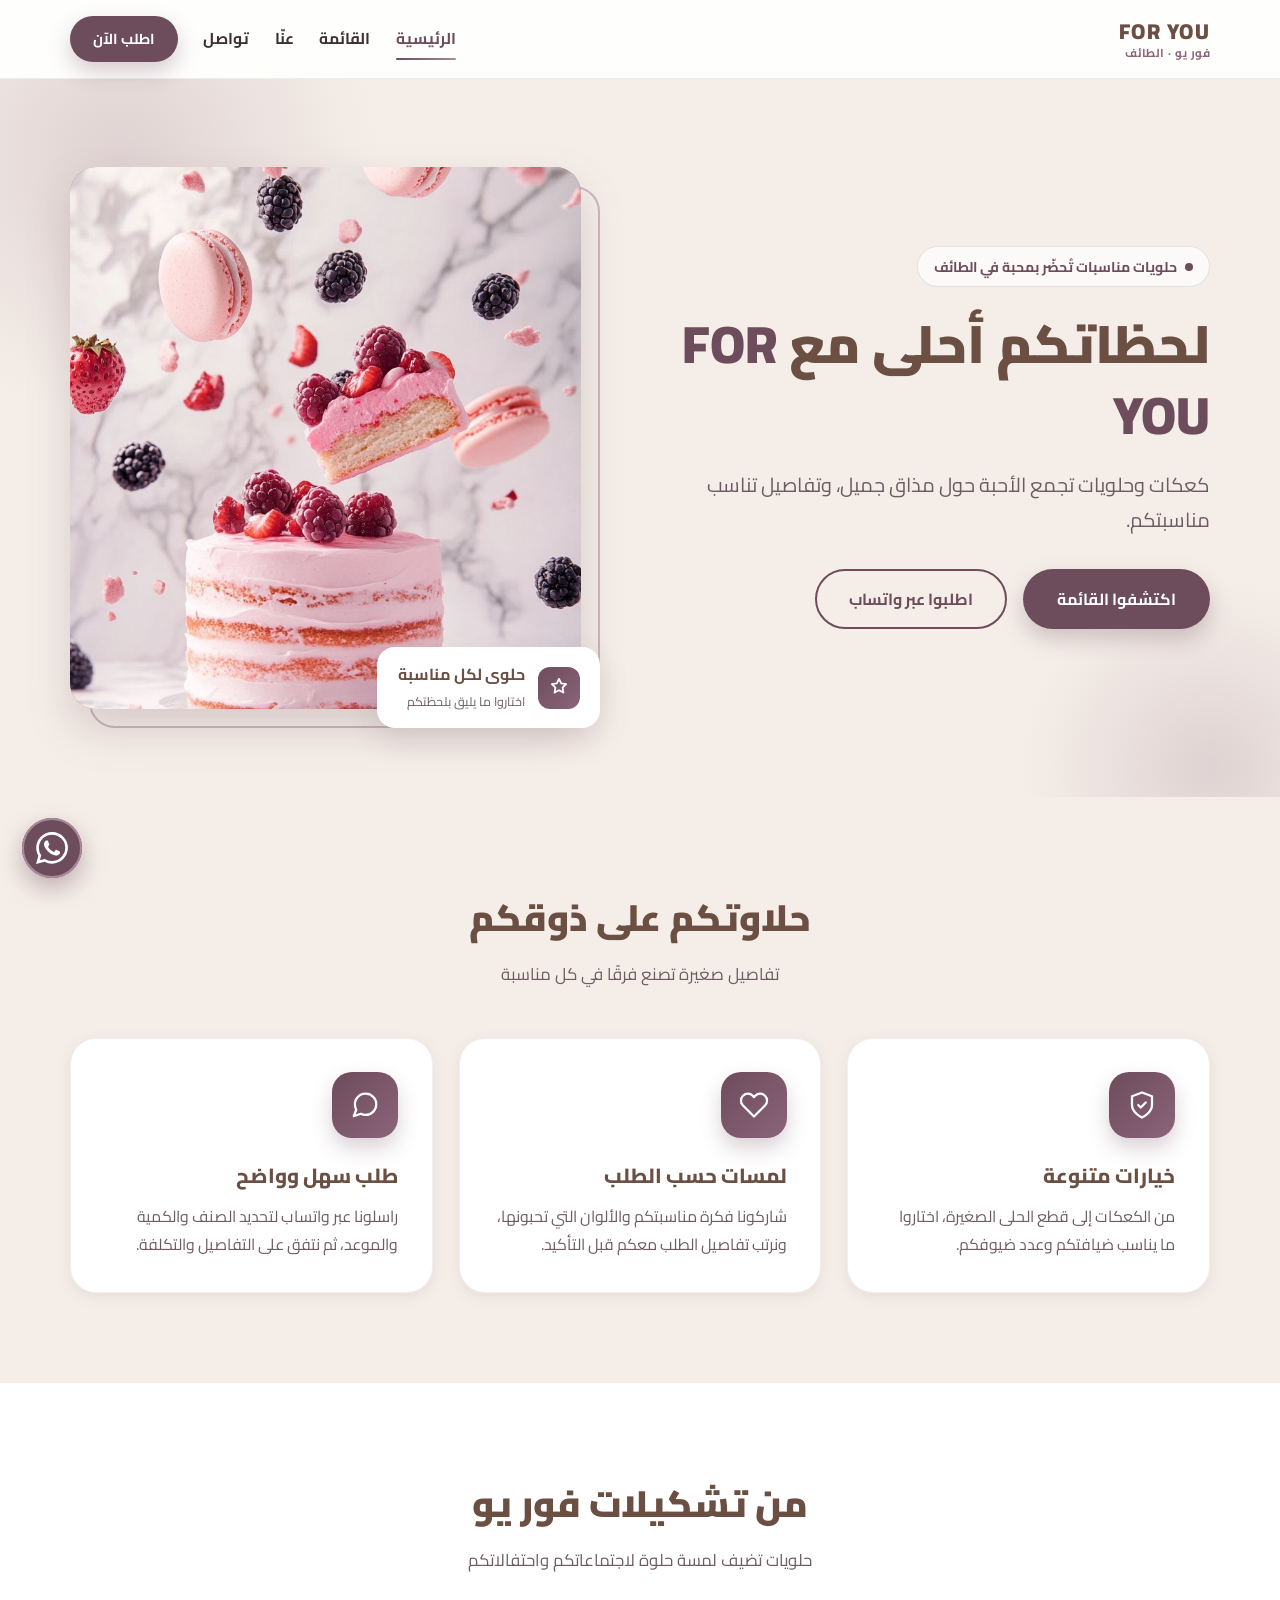
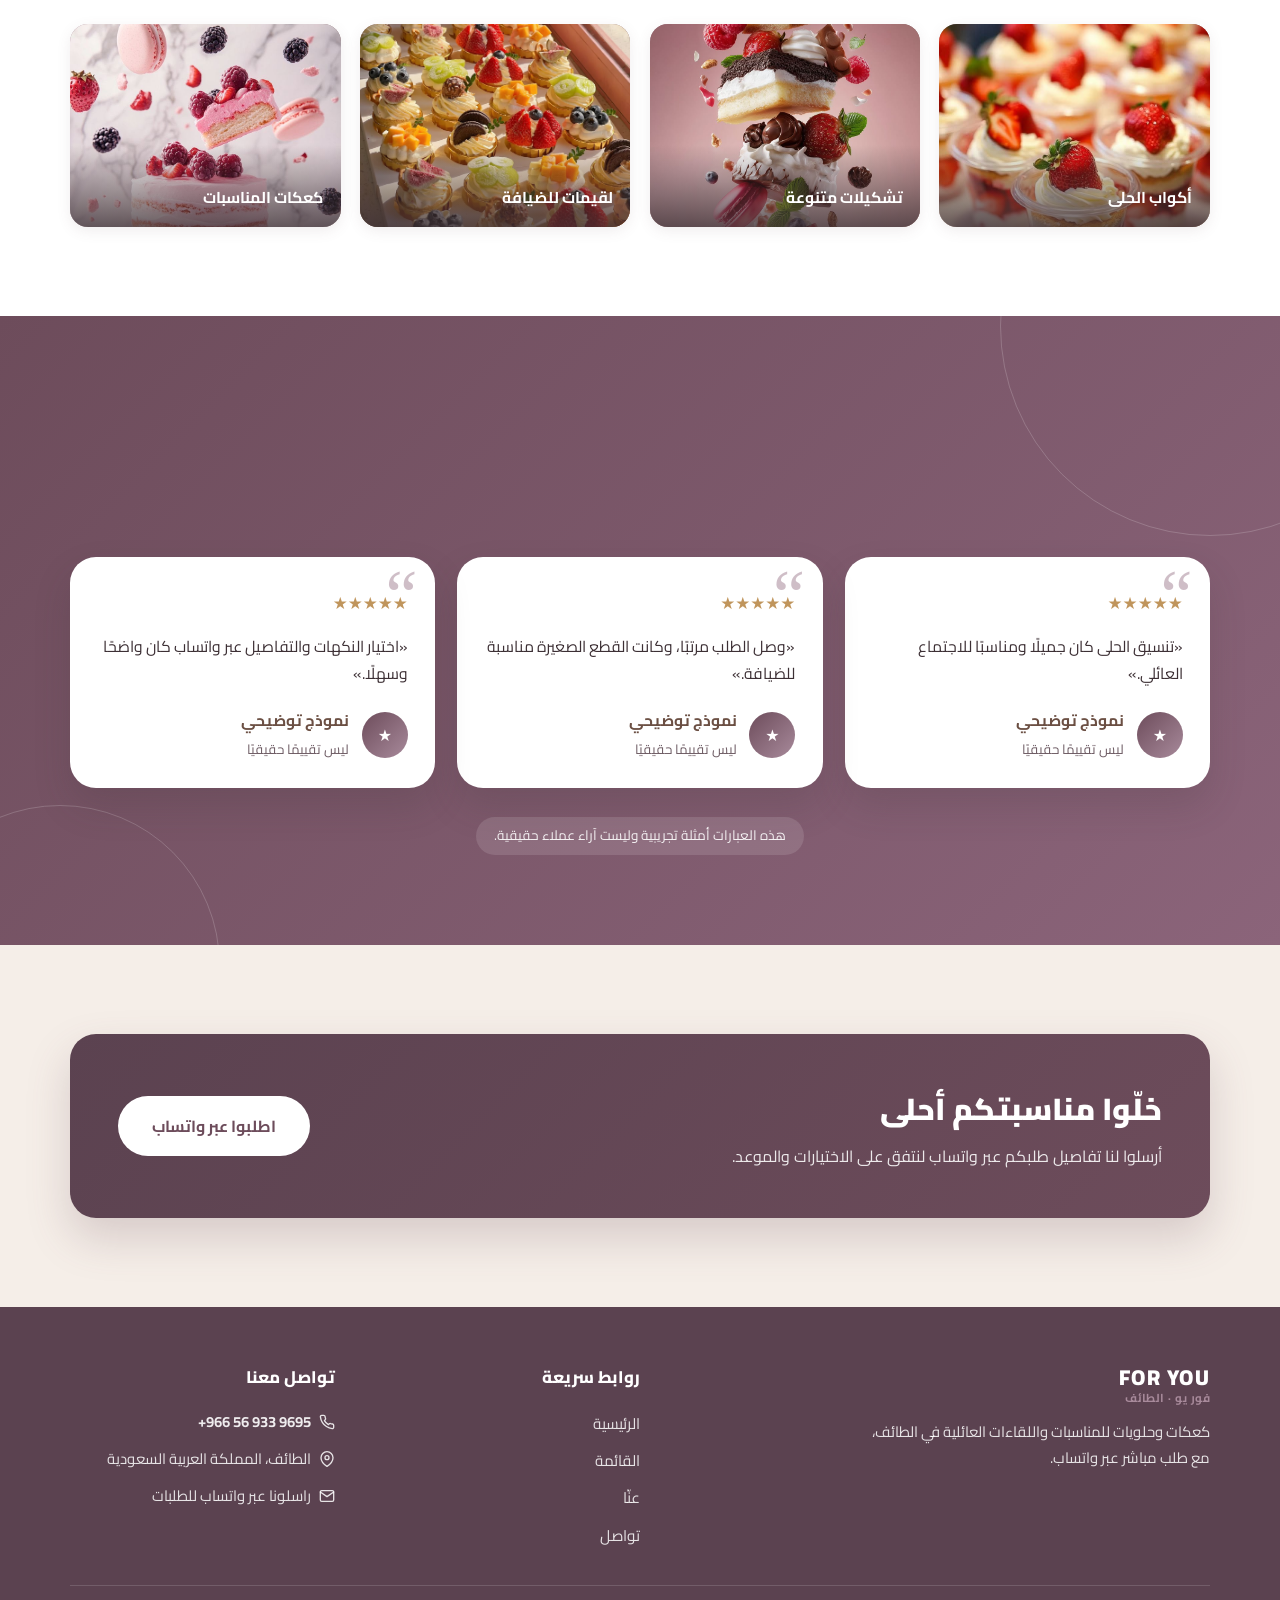
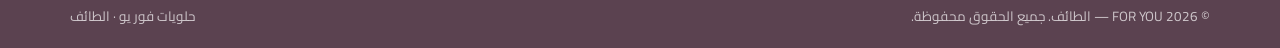
<file: index.html>
<!DOCTYPE html>
<html lang="ar" dir="rtl">
<head>
  <meta charset="UTF-8">
  <meta name="viewport" content="width=device-width, initial-scale=1.0">
  <title>فور يو | حلويات وكعكات المناسبات في الطائف</title>
  <meta name="description" content="فور يو للحلويات في الطائف — كعكات، حلويات صغيرة، وتنسيقات للمناسبات واللقاءات العائلية.">
  <link rel="preconnect" href="https://fonts.googleapis.com">
  <link rel="preconnect" href="https://fonts.gstatic.com" crossorigin>
  <link href="https://fonts.googleapis.com/css2?family=Cairo:wght@400;600;700;800;900&display=swap" rel="stylesheet">
  <link rel="stylesheet" href="style.css">
</head>
<body>

  <a class="skip-link" href="#main">تخطَّ إلى المحتوى</a>

  <!-- الترويسة -->
  <header class="site-header">
    <div class="container nav">
      <a class="logo" href="index.html" aria-label="FOR YOU — الرئيسية">
        <span class="logo-latin">FOR&nbsp;YOU</span>
        <span class="logo-tag">فور يو · الطائف</span>
      </a>

      <button class="menu-toggle" id="menuToggle" aria-expanded="false" aria-controls="navLinks" aria-label="فتح القائمة">
        <span></span>
        <span></span>
        <span></span>
      </button>

      <nav aria-label="التنقل الرئيسي">
        <ul class="nav-links" id="navLinks">
          <li><a class="nav-link active" href="index.html" aria-current="page">الرئيسية</a></li>
          <li><a class="nav-link" href="services.html">القائمة</a></li>
          <li><a class="nav-link" href="about.html">عنّا</a></li>
          <li><a class="nav-link" href="contact.html">تواصل</a></li>
          <li><a class="btn btn-sm nav-cta" href="https://wa.me/966569339695?text=%D9%85%D8%B1%D8%AD%D8%A8%D8%A7%D9%8B%D8%8C%20%D8%A3%D8%B1%D8%BA%D8%A8%20%D9%81%D9%8A%20%D8%B7%D9%84%D8%A8%20%D8%AD%D9%84%D9%88%D9%8A%D8%A7%D8%AA%20FOR%20YOU" target="_blank" rel="noopener">اطلب الآن</a></li>
        </ul>
      </nav>
    </div>
  </header>

  <main id="main">

    <!-- قسم الترحيب -->
    <section class="hero">
      <div class="container hero-grid">
        <div class="hero-content reveal">
          <p class="hero-eyebrow">حلويات مناسبات تُحضّر بمحبة في الطائف</p>
          <h1>لحظاتكم أحلى مع <span class="brand">FOR YOU</span></h1>
          <p class="hero-lead">كعكات وحلويات تجمع الأحبة حول مذاق جميل، وتفاصيل تناسب مناسبتكم.</p>
          <div class="hero-actions">
            <a class="btn" href="services.html">اكتشفوا القائمة</a>
            <a class="btn btn-outline" href="https://wa.me/966569339695?text=%D9%85%D8%B1%D8%AD%D8%A8%D8%A7%D9%8B%D8%8C%20%D8%A3%D8%B1%D8%BA%D8%A8%20%D9%81%D9%8A%20%D8%B7%D9%84%D8%A8%20%D8%AD%D9%84%D9%88%D9%8A%D8%A7%D8%AA%20FOR%20YOU" target="_blank" rel="noopener">اطلبوا عبر واتساب</a>
          </div>
        </div>

        <div class="hero-media reveal" style="transition-delay:.15s">
          <div class="img-frame">
            <img src="WhatsApp Image 2026-10-10 at 11.11.59 PM (1).jpeg"
                 alt="كعكة مزينة بالفواكه وحلوى الماكرون"
                 loading="eager" fetchpriority="high">
          </div>
          <div class="hero-badge">
            <span class="badge-icon" aria-hidden="true">
              <svg width="22" height="22" viewBox="0 0 24 24" fill="none" stroke="currentColor" stroke-width="2" stroke-linecap="round" stroke-linejoin="round"><path d="M12 2l2.4 4.9 5.4.8-3.9 3.8.9 5.4-4.8-2.5-4.8 2.5.9-5.4L4.2 7.7l5.4-.8L12 2z"/></svg>
            </span>
            <span>
              <strong>حلوى لكل مناسبة</strong>
              <small>اختاروا ما يليق بلحظتكم</small>
            </span>
          </div>
        </div>
      </div>
    </section>

    <!-- المميزات الثلاث -->
    <section class="section">
      <div class="container">
        <header class="section-head reveal">
          <h2 class="section-title">حلاوتكم على ذوقكم</h2>
          <p class="section-sub">تفاصيل صغيرة تصنع فرقًا في كل مناسبة</p>
        </header>

        <div class="features-grid">
          <article class="feature-card reveal">
            <div class="feature-icon" aria-hidden="true">
              <svg width="30" height="30" viewBox="0 0 24 24" fill="none" stroke="currentColor" stroke-width="1.8" stroke-linecap="round" stroke-linejoin="round"><path d="M12 22s8-3.6 8-10V5l-8-3-8 3v7c0 6.4 8 10 8 10z"/><path d="M9 12l2 2 4-4"/></svg>
            </div>
            <h3>خيارات متنوعة</h3>
            <p>من الكعكات إلى قطع الحلى الصغيرة، اختاروا ما يناسب ضيافتكم وعدد ضيوفكم.</p>
          </article>

          <article class="feature-card reveal" style="transition-delay:.1s">
            <div class="feature-icon" aria-hidden="true">
              <svg width="30" height="30" viewBox="0 0 24 24" fill="none" stroke="currentColor" stroke-width="1.8" stroke-linecap="round" stroke-linejoin="round"><path d="M20.8 4.6a5.5 5.5 0 0 0-7.8 0L12 5.7l-1-1.1a5.5 5.5 0 0 0-7.8 7.8l1 1L12 21.2l7.8-7.8 1-1a5.5 5.5 0 0 0 0-7.8z"/></svg>
            </div>
            <h3>لمسات حسب الطلب</h3>
            <p>شاركونا فكرة مناسبتكم والألوان التي تحبونها، ونرتب تفاصيل الطلب معكم قبل التأكيد.</p>
          </article>

          <article class="feature-card reveal" style="transition-delay:.2s">
            <div class="feature-icon" aria-hidden="true">
              <svg width="30" height="30" viewBox="0 0 24 24" fill="none" stroke="currentColor" stroke-width="1.8" stroke-linecap="round" stroke-linejoin="round"><path d="M21 11.5a8.4 8.4 0 0 1-8.5 8.4 8.6 8.6 0 0 1-3.8-.9L3 21l2-5.2a8.3 8.3 0 0 1-1-3.3A8.4 8.4 0 0 1 12.5 3a8.4 8.4 0 0 1 8.5 8.5z"/></svg>
            </div>
            <h3>طلب سهل وواضح</h3>
            <p>راسلونا عبر واتساب لتحديد الصنف والكمية والموعد، ثم نتفق على التفاصيل والتكلفة.</p>
          </article>
        </div>
      </div>
    </section>

    <!-- صور تعبّر عن النشاط -->
    <section class="section section--white">
      <div class="container">
        <header class="section-head reveal">
          <h2 class="section-title">من تشكيلات فور يو</h2>
          <p class="section-sub">حلويات تضيف لمسة حلوة لاجتماعاتكم واحتفالاتكم</p>
        </header>

        <div class="gallery-grid">
          <figure class="gallery-item reveal">
            <img src="WhatsApp Image 2026-10-10 at 11.11.59 PM.jpeg"
                 alt="أكواب حلى بالفراولة والكريمة" loading="lazy">
            <figcaption>أكواب الحلى</figcaption>
          </figure>
          <figure class="gallery-item reveal" style="transition-delay:.08s">
            <img src="WhatsApp Image 2026-10-10 at 11.11.59 PM (2).jpeg"
                 alt="تشكيلة قطع حلى مزينة بالفواكه والكريمة" loading="lazy">
            <figcaption>تشكيلات متنوعة</figcaption>
          </figure>
          <figure class="gallery-item reveal" style="transition-delay:.16s">
            <img src="WhatsApp Image 2026-10-10 at 11.11.58 PM.jpeg"
                 alt="تارتات صغيرة مزينة بالفواكه" loading="lazy">
            <figcaption>لقيمات للضيافة</figcaption>
          </figure>
          <figure class="gallery-item reveal" style="transition-delay:.24s">
            <img src="WhatsApp Image 2026-10-10 at 11.11.59 PM (1).jpeg"
                 alt="كعكة احتفالية مزينة بطبقات من الكريمة والفواكه" loading="lazy">
            <figcaption>كعكات المناسبات</figcaption>
          </figure>
        </div>
      </div>
    </section>

    <!-- نماذج توضيحية وليست تقييمات حقيقية -->
    <section class="section testimonials">
      <div class="container">
        <header class="section-head reveal">
          <h2 class="section-title">آراء ضيوفنا</h2>
          <p class="section-sub">نموذج توضيحي لشكل الآراء التي نطمح إلى تلقيها</p>
        </header>

        <div class="testi-grid">
          <article class="testi-card reveal">
            <div class="testi-stars" aria-label="تقييم خمس نجوم">★★★★★</div>
            <p>«تنسيق الحلى كان جميلًا ومناسبًا للاجتماع العائلي.»</p>
            <div class="testi-author">
              <span class="testi-avatar" aria-hidden="true">★</span>
              <span>
                <strong>نموذج توضيحي</strong>
                <small>ليس تقييمًا حقيقيًا</small>
              </span>
            </div>
          </article>

          <article class="testi-card reveal" style="transition-delay:.1s">
            <div class="testi-stars" aria-label="تقييم خمس نجوم">★★★★★</div>
            <p>«وصل الطلب مرتبًا، وكانت القطع الصغيرة مناسبة للضيافة.»</p>
            <div class="testi-author">
              <span class="testi-avatar" aria-hidden="true">★</span>
              <span>
                <strong>نموذج توضيحي</strong>
                <small>ليس تقييمًا حقيقيًا</small>
              </span>
            </div>
          </article>

          <article class="testi-card reveal" style="transition-delay:.2s">
            <div class="testi-stars" aria-label="تقييم خمس نجوم">★★★★★</div>
            <p>«اختيار النكهات والتفاصيل عبر واتساب كان واضحًا وسهلًا.»</p>
            <div class="testi-author">
              <span class="testi-avatar" aria-hidden="true">★</span>
              <span>
                <strong>نموذج توضيحي</strong>
                <small>ليس تقييمًا حقيقيًا</small>
              </span>
            </div>
          </article>
        </div>

        <p class="testi-note reveal">هذه العبارات أمثلة تجريبية وليست آراء عملاء حقيقية.</p>
      </div>
    </section>

    <!-- دعوة للتواصل -->
    <section class="section">
      <div class="container">
        <div class="cta-band reveal">
          <div>
            <h2>خلّوا مناسبتكم أحلى</h2>
            <p>أرسلوا لنا تفاصيل طلبكم عبر واتساب لنتفق على الاختيارات والموعد.</p>
          </div>
          <a class="btn btn-light" href="https://wa.me/966569339695?text=%D9%85%D8%B1%D8%AD%D8%A8%D8%A7%D9%8B%D8%8C%20%D8%A3%D8%B1%D8%BA%D8%A8%20%D9%81%D9%8A%20%D8%B7%D9%84%D8%A8%20%D8%AD%D9%84%D9%88%D9%8A%D8%A7%D8%AA%20FOR%20YOU" target="_blank" rel="noopener">اطلبوا عبر واتساب</a>
        </div>
      </div>
    </section>

  </main>

  <!-- التذييل -->
  <footer class="site-footer">
    <div class="container">
      <div class="footer-grid">
        <div class="footer-brand">
          <a class="logo" href="index.html" aria-label="FOR YOU — الرئيسية">
            <span class="logo-latin">FOR&nbsp;YOU</span>
            <span class="logo-tag">فور يو · الطائف</span>
          </a>
          <p>كعكات وحلويات للمناسبات واللقاءات العائلية في الطائف، مع طلب مباشر عبر واتساب.</p>
        </div>

        <nav aria-label="روابط التذييل">
          <h3>روابط سريعة</h3>
          <ul class="footer-links">
            <li><a href="index.html">الرئيسية</a></li>
            <li><a href="services.html">القائمة</a></li>
            <li><a href="about.html">عنّا</a></li>
            <li><a href="contact.html">تواصل</a></li>
          </ul>
        </nav>

        <div>
          <h3>تواصل معنا</h3>
          <div class="footer-contact">
            <span>
              <svg width="16" height="16" viewBox="0 0 24 24" fill="none" stroke="currentColor" stroke-width="2" stroke-linecap="round" stroke-linejoin="round" aria-hidden="true"><path d="M22 16.9v3a2 2 0 0 1-2.2 2 19.8 19.8 0 0 1-8.6-3.1 19.5 19.5 0 0 1-6-6A19.8 19.8 0 0 1 2.1 4.2 2 2 0 0 1 4.1 2h3a2 2 0 0 1 2 1.7c.1 1 .4 2 .7 2.9a2 2 0 0 1-.5 2.1L8.1 10a16 16 0 0 0 6 6l1.3-1.3a2 2 0 0 1 2.1-.4c.9.3 1.9.5 2.9.7a2 2 0 0 1 1.6 1.9z"/></svg>
              <a href="tel:+966569339695" dir="ltr">+966 56 933 9695</a>
            </span>
            <span>
              <svg width="16" height="16" viewBox="0 0 24 24" fill="none" stroke="currentColor" stroke-width="2" stroke-linecap="round" stroke-linejoin="round" aria-hidden="true"><path d="M21 10c0 7-9 13-9 13s-9-6-9-13a9 9 0 0 1 18 0z"/><circle cx="12" cy="10" r="3"/></svg>
              الطائف، المملكة العربية السعودية
            </span>
            <span>
              <svg width="16" height="16" viewBox="0 0 24 24" fill="none" stroke="currentColor" stroke-width="2" stroke-linecap="round" stroke-linejoin="round" aria-hidden="true"><rect x="2" y="4" width="20" height="16" rx="2"/><path d="M22 6l-10 7L2 6"/></svg>
              راسلونا عبر واتساب للطلبات
            </span>
          </div>
        </div>
      </div>

      <div class="footer-bottom">
        <span>© <span id="year">2026</span> FOR YOU — الطائف. جميع الحقوق محفوظة.</span>
        <span>حلويات فور يو · الطائف</span>
      </div>
    </div>
  </footer>

  <!-- زر واتساب الثابت -->
  <a class="whatsapp-float" href="https://wa.me/966569339695?text=%D9%85%D8%B1%D8%AD%D8%A8%D8%A7%D9%8B%D8%8C%20%D8%A3%D8%B1%D8%BA%D8%A8%20%D9%81%D9%8A%20%D8%B7%D9%84%D8%A8%20%D8%AD%D9%84%D9%88%D9%8A%D8%A7%D8%AA%20FOR%20YOU"
     target="_blank" rel="noopener" aria-label="تواصل معنا عبر واتساب">
    <svg viewBox="0 0 24 24" aria-hidden="true"><path d="M17.472 14.382c-.297-.149-1.758-.867-2.03-.967-.273-.099-.471-.148-.67.15-.197.297-.767.966-.94 1.164-.173.199-.347.223-.644.075-.297-.15-1.255-.463-2.39-1.475-.883-.788-1.48-1.761-1.653-2.059-.173-.297-.018-.458.13-.606.134-.133.298-.347.446-.52.149-.174.198-.298.298-.497.099-.198.05-.371-.025-.52-.075-.149-.669-1.612-.916-2.207-.242-.579-.487-.5-.669-.51-.173-.008-.371-.01-.57-.01-.198 0-.52.074-.792.372-.272.297-1.04 1.016-1.04 2.479 0 1.462 1.065 2.875 1.213 3.074.149.198 2.096 3.2 5.077 4.487.709.306 1.262.489 1.694.625.712.227 1.36.195 1.871.118.571-.085 1.758-.719 2.006-1.413.248-.694.248-1.289.173-1.413-.074-.124-.272-.198-.57-.347m-5.421 7.403h-.004a9.87 9.87 0 0 1-5.031-1.378l-.361-.214-3.741.982.998-3.648-.235-.374a9.86 9.86 0 0 1-1.51-5.26c.001-5.45 4.436-9.884 9.888-9.884 2.64 0 5.122 1.03 6.988 2.898a9.825 9.825 0 0 1 2.893 6.994c-.003 5.45-4.437 9.884-9.885 9.884m8.413-18.297A11.815 11.815 0 0 0 12.05 0C5.495 0 .16 5.335.157 11.892c0 2.096.547 4.142 1.588 5.945L.057 24l6.305-1.654a11.882 11.882 0 0 0 5.683 1.448h.005c6.554 0 11.89-5.335 11.893-11.893a11.821 11.821 0 0 0-3.48-8.413z"/></svg>
  </a>

  <script>
    // القائمة على الجوال
    var toggle = document.getElementById('menuToggle');
    var navLinks = document.getElementById('navLinks');
    toggle.addEventListener('click', function () {
      var open = navLinks.classList.toggle('open');
      toggle.classList.toggle('active', open);
      toggle.setAttribute('aria-expanded', String(open));
    });
    navLinks.querySelectorAll('a').forEach(function (link) {
      link.addEventListener('click', function () {
        navLinks.classList.remove('open');
        toggle.classList.remove('active');
        toggle.setAttribute('aria-expanded', 'false');
      });
    });

    // ظهور العناصر عند التمرير
    var revealEls = document.querySelectorAll('.reveal');
    if ('IntersectionObserver' in window) {
      var io = new IntersectionObserver(function (entries) {
        entries.forEach(function (entry) {
          if (entry.isIntersecting) {
            entry.target.classList.add('visible');
            io.unobserve(entry.target);
          }
        });
      }, { threshold: 0.12 });
      revealEls.forEach(function (el) { io.observe(el); });
    } else {
      revealEls.forEach(function (el) { el.classList.add('visible'); });
    }

    // سنة الحقوق
    document.getElementById('year').textContent = new Date().getFullYear();
  </script>

</body>
</html>
</file>
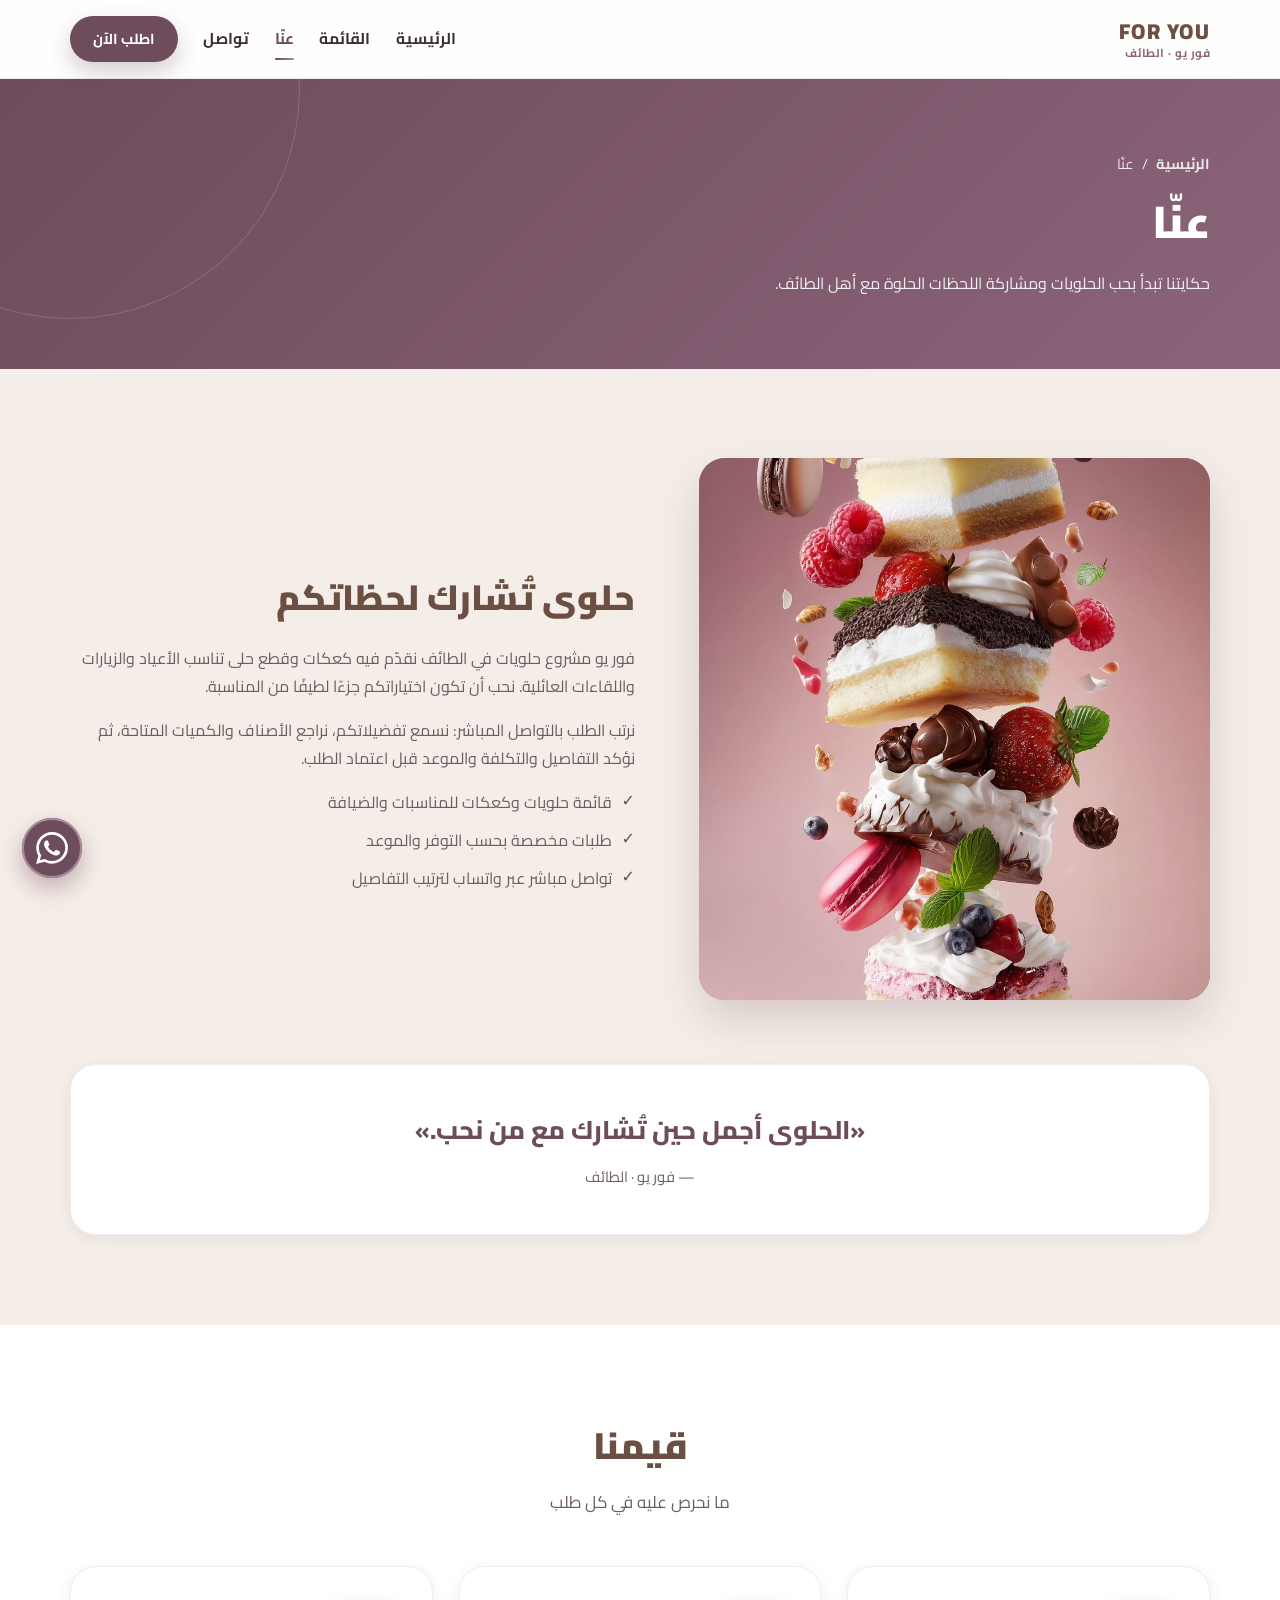
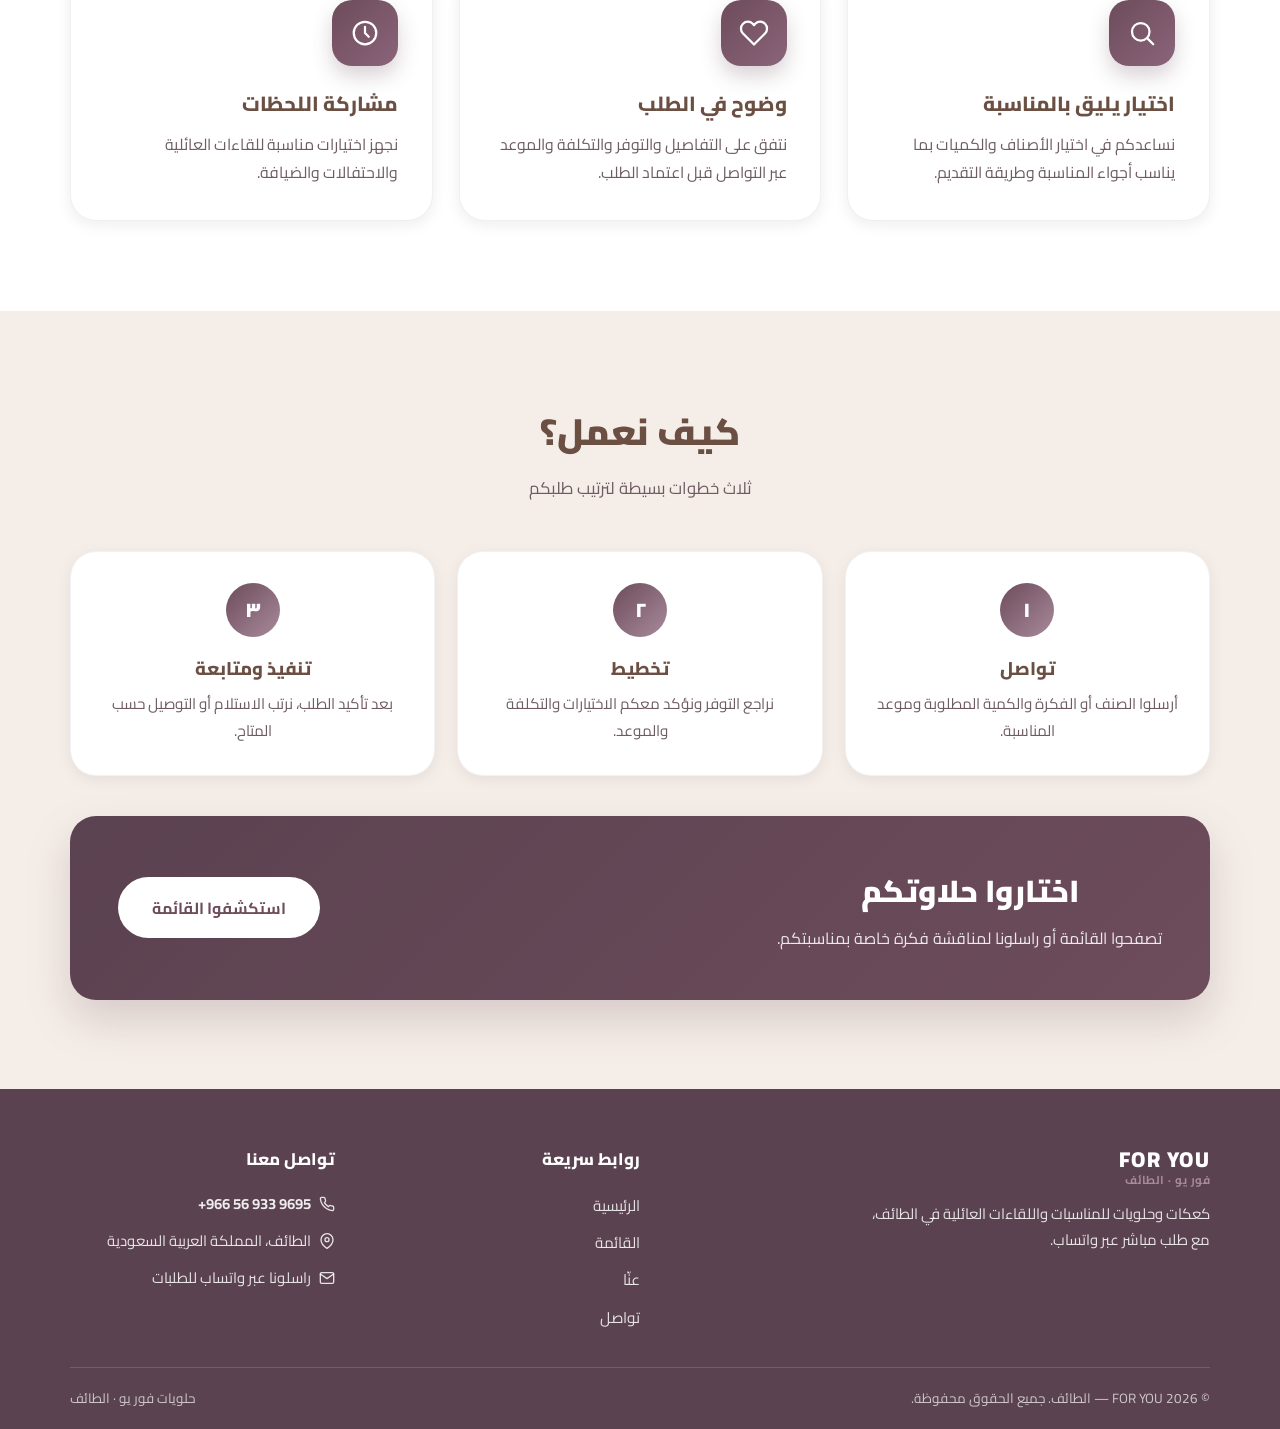
<file: about.html>
<!DOCTYPE html>
<html lang="ar" dir="rtl">
<head>
  <meta charset="UTF-8">
  <meta name="viewport" content="width=device-width, initial-scale=1.0">
  <title>عن فور يو | حلويات المناسبات في الطائف</title>
  <meta name="description" content="تعرّفوا على فور يو، مساحة للحلويات والكعكات التي تضيف لمسة لطيفة إلى مناسبات ولقاءات أهل الطائف.">
  <link rel="preconnect" href="https://fonts.googleapis.com">
  <link rel="preconnect" href="https://fonts.gstatic.com" crossorigin>
  <link href="https://fonts.googleapis.com/css2?family=Cairo:wght@400;600;700;800;900&display=swap" rel="stylesheet">
  <link rel="stylesheet" href="style.css">
</head>
<body>

  <a class="skip-link" href="#main">تخطَّ إلى المحتوى</a>

  <!-- الترويسة -->
  <header class="site-header">
    <div class="container nav">
      <a class="logo" href="index.html" aria-label="FOR YOU — الرئيسية">
        <span class="logo-latin">FOR&nbsp;YOU</span>
        <span class="logo-tag">فور يو · الطائف</span>
      </a>

      <button class="menu-toggle" id="menuToggle" aria-expanded="false" aria-controls="navLinks" aria-label="فتح القائمة">
        <span></span>
        <span></span>
        <span></span>
      </button>

      <nav aria-label="التنقل الرئيسي">
        <ul class="nav-links" id="navLinks">
          <li><a class="nav-link" href="index.html">الرئيسية</a></li>
          <li><a class="nav-link" href="services.html">القائمة</a></li>
          <li><a class="nav-link active" href="about.html" aria-current="page">عنّا</a></li>
          <li><a class="nav-link" href="contact.html">تواصل</a></li>
          <li><a class="btn btn-sm nav-cta" href="https://wa.me/966569339695?text=%D9%85%D8%B1%D8%AD%D8%A8%D8%A7%D9%8B%D8%8C%20%D8%A3%D8%B1%D8%BA%D8%A8%20%D9%81%D9%8A%20%D8%B7%D9%84%D8%A8%20%D8%AD%D9%84%D9%88%D9%8A%D8%A7%D8%AA%20FOR%20YOU" target="_blank" rel="noopener">اطلب الآن</a></li>
        </ul>
      </nav>
    </div>
  </header>

  <!-- ترويسة الصفحة -->
  <section class="page-hero">
    <div class="container">
      <nav class="breadcrumb" aria-label="مسار التنقل">
        <a href="index.html">الرئيسية</a>
        <span aria-hidden="true">/</span>
        <span>عنّا</span>
      </nav>
      <h1>عنّا</h1>
      <p>حكايتنا تبدأ بحب الحلويات ومشاركة اللحظات الحلوة مع أهل الطائف.</p>
    </div>
  </section>

  <main id="main">

    <!-- قصتنا -->
    <section class="section">
      <div class="container about-grid">
        <div class="about-media reveal">
          <div class="img-frame">
            <img src="WhatsApp Image 2026-10-10 at 11.11.59 PM (2).jpeg"
                 alt="تشكيلة حلويات مزينة بالفواكه والكريمة" loading="lazy">
          </div>
        </div>

        <div class="about-content reveal" style="transition-delay:.15s">
          <h2>حلوى تُشارك لحظاتكم</h2>
          <p>فور يو مشروع حلويات في الطائف نقدّم فيه كعكات وقطع حلى تناسب الأعياد والزيارات واللقاءات العائلية. نحب أن تكون اختياراتكم جزءًا لطيفًا من المناسبة.</p>
          <p>نرتب الطلب بالتواصل المباشر: نسمع تفضيلاتكم، نراجع الأصناف والكميات المتاحة، ثم نؤكد التفاصيل والتكلفة والموعد قبل اعتماد الطلب.</p>
          <ul class="about-list">
            <li>قائمة حلويات وكعكات للمناسبات والضيافة</li>
            <li>طلبات مخصصة بحسب التوفر والموعد</li>
            <li>تواصل مباشر عبر واتساب لترتيب التفاصيل</li>
          </ul>
        </div>
      </div>

      <div class="container">
        <div class="quote-band reveal">
          <blockquote>«الحلوى أجمل حين تُشارك مع من نحب.»</blockquote>
          <cite>— فور يو · الطائف</cite>
        </div>
      </div>
    </section>

    <!-- قيمنا -->
    <section class="section section--white">
      <div class="container">
        <header class="section-head reveal">
          <h2 class="section-title">قيمنا</h2>
          <p class="section-sub">ما نحرص عليه في كل طلب</p>
        </header>

        <div class="features-grid">
          <article class="feature-card reveal">
            <div class="feature-icon" aria-hidden="true">
              <svg width="30" height="30" viewBox="0 0 24 24" fill="none" stroke="currentColor" stroke-width="1.8" stroke-linecap="round" stroke-linejoin="round"><circle cx="11" cy="11" r="7"/><path d="M21 21l-4.3-4.3"/></svg>
            </div>
            <h3>اختيار يليق بالمناسبة</h3>
            <p>نساعدكم في اختيار الأصناف والكميات بما يناسب أجواء المناسبة وطريقة التقديم.</p>
          </article>

          <article class="feature-card reveal" style="transition-delay:.1s">
            <div class="feature-icon" aria-hidden="true">
              <svg width="30" height="30" viewBox="0 0 24 24" fill="none" stroke="currentColor" stroke-width="1.8" stroke-linecap="round" stroke-linejoin="round"><path d="M20.8 4.6a5.5 5.5 0 0 0-7.8 0L12 5.7l-1-1.1a5.5 5.5 0 0 0-7.8 7.8l1 1L12 21.2l7.8-7.8 1-1a5.5 5.5 0 0 0 0-7.8z"/></svg>
            </div>
            <h3>وضوح في الطلب</h3>
            <p>نتفق على التفاصيل والتوفر والتكلفة والموعد عبر التواصل قبل اعتماد الطلب.</p>
          </article>

          <article class="feature-card reveal" style="transition-delay:.2s">
            <div class="feature-icon" aria-hidden="true">
              <svg width="30" height="30" viewBox="0 0 24 24" fill="none" stroke="currentColor" stroke-width="1.8" stroke-linecap="round" stroke-linejoin="round"><circle cx="12" cy="12" r="9"/><path d="M12 7v5l3 3"/></svg>
            </div>
            <h3>مشاركة اللحظات</h3>
            <p>نجهز اختيارات مناسبة للقاءات العائلية والاحتفالات والضيافة.</p>
          </article>
        </div>
      </div>
    </section>

    <!-- كيف نعمل -->
    <section class="section">
      <div class="container">
        <header class="section-head reveal">
          <h2 class="section-title">كيف نعمل؟</h2>
          <p class="section-sub">ثلاث خطوات بسيطة لترتيب طلبكم</p>
        </header>

        <div class="steps-grid">
          <article class="step-card reveal">
            <div class="step-num" aria-hidden="true">١</div>
            <h3>تواصل</h3>
            <p>أرسلوا الصنف أو الفكرة والكمية المطلوبة وموعد المناسبة.</p>
          </article>

          <article class="step-card reveal" style="transition-delay:.1s">
            <div class="step-num" aria-hidden="true">٢</div>
            <h3>تخطيط</h3>
            <p>نراجع التوفر ونؤكد معكم الاختيارات والتكلفة والموعد.</p>
          </article>

          <article class="step-card reveal" style="transition-delay:.2s">
            <div class="step-num" aria-hidden="true">٣</div>
            <h3>تنفيذ ومتابعة</h3>
            <p>بعد تأكيد الطلب، نرتب الاستلام أو التوصيل حسب المتاح.</p>
          </article>
        </div>

        <div class="services-extra reveal">
          <div class="cta-band">
            <div>
              <h2>اختاروا حلاوتكم</h2>
              <p>تصفحوا القائمة أو راسلونا لمناقشة فكرة خاصة بمناسبتكم.</p>
            </div>
            <a class="btn btn-light" href="services.html">استكشفوا القائمة</a>
          </div>
        </div>

      </div>
    </section>

  </main>

  <!-- التذييل -->
  <footer class="site-footer">
    <div class="container">
      <div class="footer-grid">
        <div class="footer-brand">
          <a class="logo" href="index.html" aria-label="FOR YOU — الرئيسية">
            <span class="logo-latin">FOR&nbsp;YOU</span>
            <span class="logo-tag">فور يو · الطائف</span>
          </a>
          <p>كعكات وحلويات للمناسبات واللقاءات العائلية في الطائف، مع طلب مباشر عبر واتساب.</p>
        </div>

        <nav aria-label="روابط التذييل">
          <h3>روابط سريعة</h3>
          <ul class="footer-links">
            <li><a href="index.html">الرئيسية</a></li>
            <li><a href="services.html">القائمة</a></li>
            <li><a href="about.html">عنّا</a></li>
            <li><a href="contact.html">تواصل</a></li>
          </ul>
        </nav>

        <div>
          <h3>تواصل معنا</h3>
          <div class="footer-contact">
            <span>
              <svg width="16" height="16" viewBox="0 0 24 24" fill="none" stroke="currentColor" stroke-width="2" stroke-linecap="round" stroke-linejoin="round" aria-hidden="true"><path d="M22 16.9v3a2 2 0 0 1-2.2 2 19.8 19.8 0 0 1-8.6-3.1 19.5 19.5 0 0 1-6-6A19.8 19.8 0 0 1 2.1 4.2 2 2 0 0 1 4.1 2h3a2 2 0 0 1 2 1.7c.1 1 .4 2 .7 2.9a2 2 0 0 1-.5 2.1L8.1 10a16 16 0 0 0 6 6l1.3-1.3a2 2 0 0 1 2.1-.4c.9.3 1.9.5 2.9.7a2 2 0 0 1 1.6 1.9z"/></svg>
              <a href="tel:+966569339695" dir="ltr">+966 56 933 9695</a>
            </span>
            <span>
              <svg width="16" height="16" viewBox="0 0 24 24" fill="none" stroke="currentColor" stroke-width="2" stroke-linecap="round" stroke-linejoin="round" aria-hidden="true"><path d="M21 10c0 7-9 13-9 13s-9-6-9-13a9 9 0 0 1 18 0z"/><circle cx="12" cy="10" r="3"/></svg>
              الطائف، المملكة العربية السعودية
            </span>
            <span>
              <svg width="16" height="16" viewBox="0 0 24 24" fill="none" stroke="currentColor" stroke-width="2" stroke-linecap="round" stroke-linejoin="round" aria-hidden="true"><rect x="2" y="4" width="20" height="16" rx="2"/><path d="M22 6l-10 7L2 6"/></svg>
              راسلونا عبر واتساب للطلبات
            </span>
          </div>
        </div>
      </div>

      <div class="footer-bottom">
        <span>© <span id="year">2026</span> FOR YOU — الطائف. جميع الحقوق محفوظة.</span>
        <span>حلويات فور يو · الطائف</span>
      </div>
    </div>
  </footer>

  <!-- زر واتساب الثابت -->
  <a class="whatsapp-float" href="https://wa.me/966569339695?text=%D9%85%D8%B1%D8%AD%D8%A8%D8%A7%D9%8B%D8%8C%20%D8%A3%D8%B1%D8%BA%D8%A8%20%D9%81%D9%8A%20%D8%B7%D9%84%D8%A8%20%D8%AD%D9%84%D9%88%D9%8A%D8%A7%D8%AA%20FOR%20YOU"
     target="_blank" rel="noopener" aria-label="تواصل معنا عبر واتساب">
    <svg viewBox="0 0 24 24" aria-hidden="true"><path d="M17.472 14.382c-.297-.149-1.758-.867-2.03-.967-.273-.099-.471-.148-.67.15-.197.297-.767.966-.94 1.164-.173.199-.347.223-.644.075-.297-.15-1.255-.463-2.39-1.475-.883-.788-1.48-1.761-1.653-2.059-.173-.297-.018-.458.13-.606.134-.133.298-.347.446-.52.149-.174.198-.298.298-.497.099-.198.05-.371-.025-.52-.075-.149-.669-1.612-.916-2.207-.242-.579-.487-.5-.669-.51-.173-.008-.371-.01-.57-.01-.198 0-.52.074-.792.372-.272.297-1.04 1.016-1.04 2.479 0 1.462 1.065 2.875 1.213 3.074.149.198 2.096 3.2 5.077 4.487.709.306 1.262.489 1.694.625.712.227 1.36.195 1.871.118.571-.085 1.758-.719 2.006-1.413.248-.694.248-1.289.173-1.413-.074-.124-.272-.198-.57-.347m-5.421 7.403h-.004a9.87 9.87 0 0 1-5.031-1.378l-.361-.214-3.741.982.998-3.648-.235-.374a9.86 9.86 0 0 1-1.51-5.26c.001-5.45 4.436-9.884 9.888-9.884 2.64 0 5.122 1.03 6.988 2.898a9.825 9.825 0 0 1 2.893 6.994c-.003 5.45-4.437 9.884-9.885 9.884m8.413-18.297A11.815 11.815 0 0 0 12.05 0C5.495 0 .16 5.335.157 11.892c0 2.096.547 4.142 1.588 5.945L.057 24l6.305-1.654a11.882 11.882 0 0 0 5.683 1.448h.005c6.554 0 11.89-5.335 11.893-11.893a11.821 11.821 0 0 0-3.48-8.413z"/></svg>
  </a>

  <script>
    var toggle = document.getElementById('menuToggle');
    var navLinks = document.getElementById('navLinks');
    toggle.addEventListener('click', function () {
      var open = navLinks.classList.toggle('open');
      toggle.classList.toggle('active', open);
      toggle.setAttribute('aria-expanded', String(open));
    });
    navLinks.querySelectorAll('a').forEach(function (link) {
      link.addEventListener('click', function () {
        navLinks.classList.remove('open');
        toggle.classList.remove('active');
        toggle.setAttribute('aria-expanded', 'false');
      });
    });

    var revealEls = document.querySelectorAll('.reveal');
    if ('IntersectionObserver' in window) {
      var io = new IntersectionObserver(function (entries) {
        entries.forEach(function (entry) {
          if (entry.isIntersecting) {
            entry.target.classList.add('visible');
            io.unobserve(entry.target);
          }
        });
      }, { threshold: 0.12 });
      revealEls.forEach(function (el) { io.observe(el); });
    } else {
      revealEls.forEach(function (el) { el.classList.add('visible'); });
    }

    document.getElementById('year').textContent = new Date().getFullYear();
  </script>

</body>
</html>
</file>
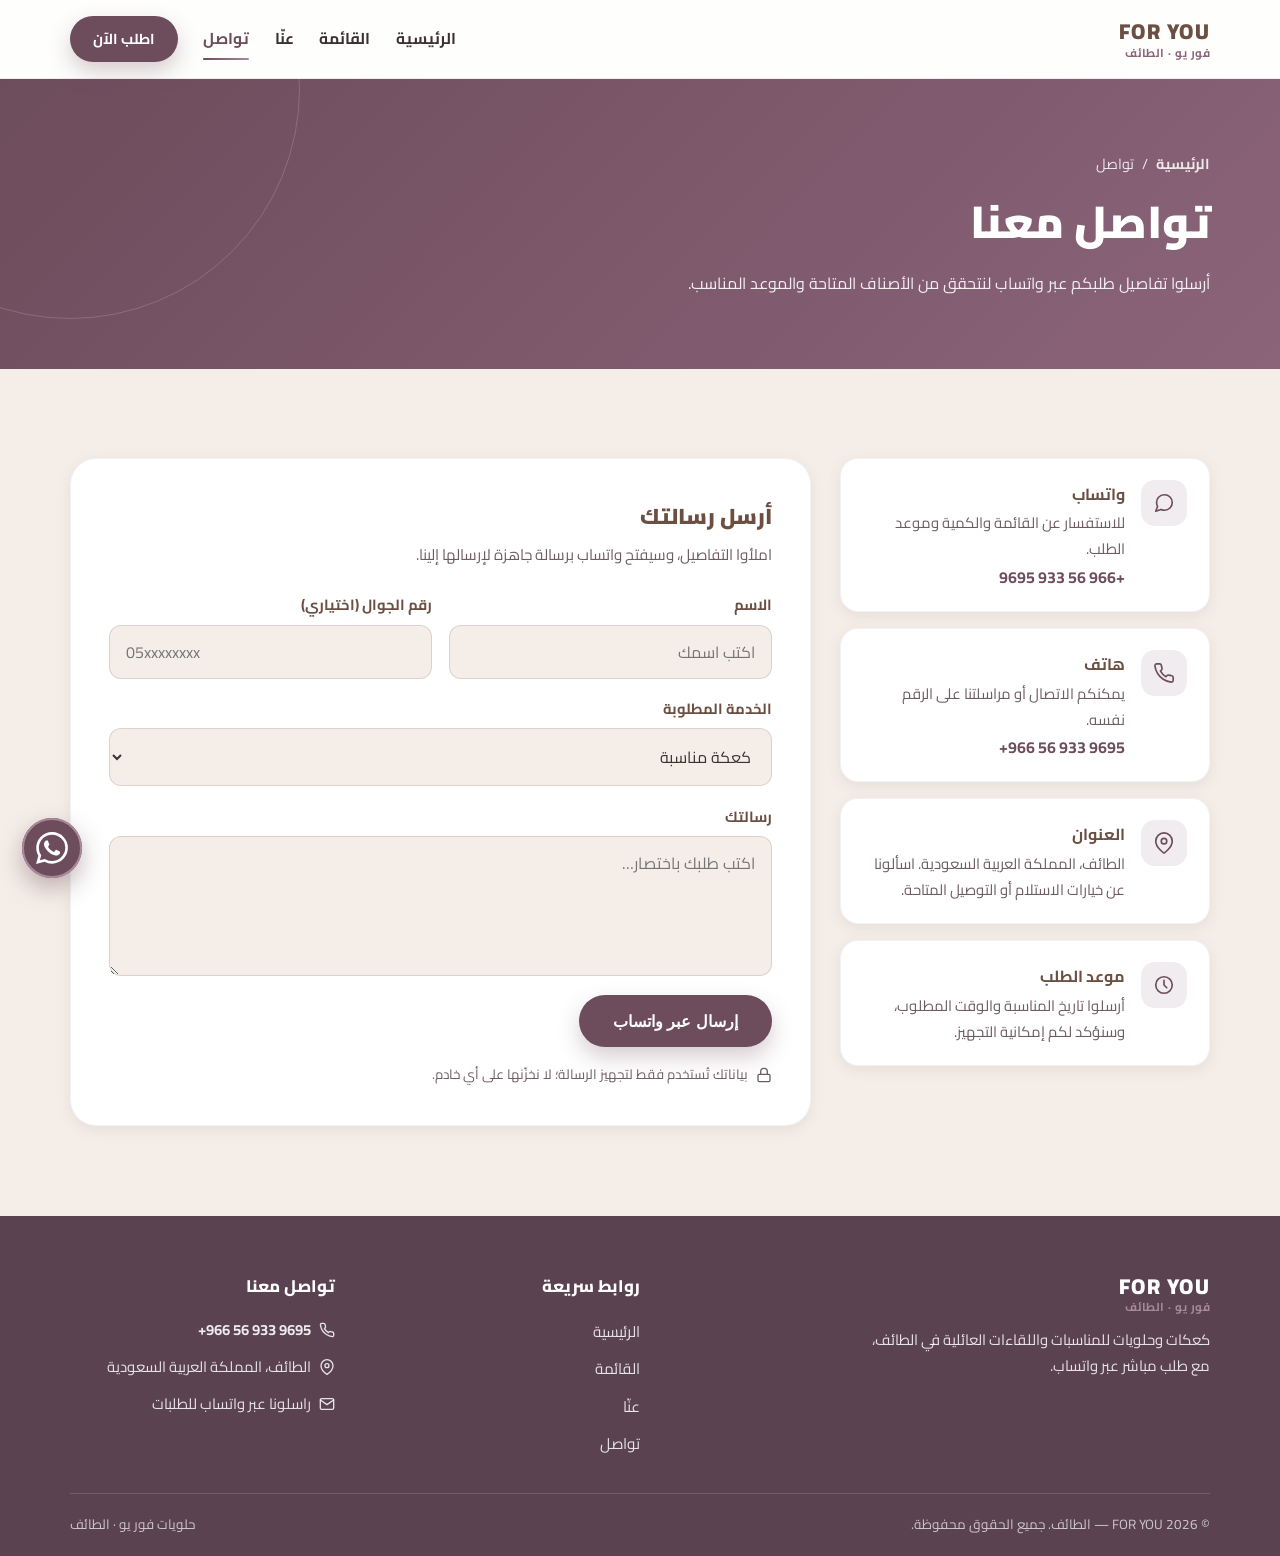
<file: contact.html>
<!DOCTYPE html>
<html lang="ar" dir="rtl">
<head>
  <meta charset="UTF-8">
  <meta name="viewport" content="width=device-width, initial-scale=1.0">
  <title>تواصل | فور يو للحلويات في الطائف</title>
  <meta name="description" content="تواصلوا مع فور يو لطلب الكعكات والحلويات في الطائف. أرسلوا تفاصيل المناسبة عبر واتساب لتأكيد الخيارات والموعد.">
  <link rel="preconnect" href="https://fonts.googleapis.com">
  <link rel="preconnect" href="https://fonts.gstatic.com" crossorigin>
  <link href="https://fonts.googleapis.com/css2?family=Cairo:wght@400;600;700;800;900&display=swap" rel="stylesheet">
  <link rel="stylesheet" href="style.css">
</head>
<body>

  <a class="skip-link" href="#main">تخطَّ إلى المحتوى</a>

  <!-- الترويسة -->
  <header class="site-header">
    <div class="container nav">
      <a class="logo" href="index.html" aria-label="FOR YOU — الرئيسية">
        <span class="logo-latin">FOR&nbsp;YOU</span>
        <span class="logo-tag">فور يو · الطائف</span>
      </a>

      <button class="menu-toggle" id="menuToggle" aria-expanded="false" aria-controls="navLinks" aria-label="فتح القائمة">
        <span></span>
        <span></span>
        <span></span>
      </button>

      <nav aria-label="التنقل الرئيسي">
        <ul class="nav-links" id="navLinks">
          <li><a class="nav-link" href="index.html">الرئيسية</a></li>
          <li><a class="nav-link" href="services.html">القائمة</a></li>
          <li><a class="nav-link" href="about.html">عنّا</a></li>
          <li><a class="nav-link active" href="contact.html" aria-current="page">تواصل</a></li>
          <li><a class="btn btn-sm nav-cta" href="https://wa.me/966569339695?text=%D9%85%D8%B1%D8%AD%D8%A8%D8%A7%D9%8B%D8%8C%20%D8%A3%D8%B1%D8%BA%D8%A8%20%D9%81%D9%8A%20%D8%B7%D9%84%D8%A8%20%D8%AD%D9%84%D9%88%D9%8A%D8%A7%D8%AA%20FOR%20YOU" target="_blank" rel="noopener">اطلب الآن</a></li>
        </ul>
      </nav>
    </div>
  </header>

  <!-- ترويسة الصفحة -->
  <section class="page-hero">
    <div class="container">
      <nav class="breadcrumb" aria-label="مسار التنقل">
        <a href="index.html">الرئيسية</a>
        <span aria-hidden="true">/</span>
        <span>تواصل</span>
      </nav>
      <h1>تواصل معنا</h1>
      <p>أرسلوا تفاصيل طلبكم عبر واتساب لنتحقق من الأصناف المتاحة والموعد المناسب.</p>
    </div>
  </section>

  <main id="main">

    <section class="section">
      <div class="container contact-grid">

        <!-- معلومات التواصل -->
        <aside class="contact-info">
          <div class="info-card reveal">
            <div class="info-icon" aria-hidden="true">
              <svg width="22" height="22" viewBox="0 0 24 24" fill="none" stroke="currentColor" stroke-width="1.8" stroke-linecap="round" stroke-linejoin="round"><path d="M21 11.5a8.4 8.4 0 0 1-8.5 8.4 8.6 8.6 0 0 1-3.8-.9L3 21l2-5.2a8.3 8.3 0 0 1-1-3.3A8.4 8.4 0 0 1 12.5 3a8.4 8.4 0 0 1 8.5 8.5z"/></svg>
            </div>
            <div>
              <strong>واتساب</strong>
              <p>للاستفسار عن القائمة والكمية وموعد الطلب.</p>
              <a href="https://wa.me/966569339695?text=%D9%85%D8%B1%D8%AD%D8%A8%D8%A7%D9%8B%D8%8C%20%D8%A3%D8%B1%D8%BA%D8%A8%20%D9%81%D9%8A%20%D8%B7%D9%84%D8%A8%20%D8%AD%D9%84%D9%88%D9%8A%D8%A7%D8%AA%20FOR%20YOU" target="_blank" rel="noopener">+966 56 933 9695</a>
            </div>
          </div>

          <div class="info-card reveal" style="transition-delay:.08s">
            <div class="info-icon" aria-hidden="true">
              <svg width="22" height="22" viewBox="0 0 24 24" fill="none" stroke="currentColor" stroke-width="1.8" stroke-linecap="round" stroke-linejoin="round"><path d="M22 16.9v3a2 2 0 0 1-2.2 2 19.8 19.8 0 0 1-8.6-3.1 19.5 19.5 0 0 1-6-6A19.8 19.8 0 0 1 2.1 4.2 2 2 0 0 1 4.1 2h3a2 2 0 0 1 2 1.7c.1 1 .4 2 .7 2.9a2 2 0 0 1-.5 2.1L8.1 10a16 16 0 0 0 6 6l1.3-1.3a2 2 0 0 1 2.1-.4c.9.3 1.9.5 2.9.7a2 2 0 0 1 1.6 1.9z"/></svg>
            </div>
            <div>
              <strong>هاتف</strong>
              <p>يمكنكم الاتصال أو مراسلتنا على الرقم نفسه.</p>
              <a href="tel:+966569339695" dir="ltr">+966 56 933 9695</a>
            </div>
          </div>

          <div class="info-card reveal" style="transition-delay:.16s">
            <div class="info-icon" aria-hidden="true">
              <svg width="22" height="22" viewBox="0 0 24 24" fill="none" stroke="currentColor" stroke-width="1.8" stroke-linecap="round" stroke-linejoin="round"><path d="M21 10c0 7-9 13-9 13s-9-6-9-13a9 9 0 0 1 18 0z"/><circle cx="12" cy="10" r="3"/></svg>
            </div>
            <div>
              <strong>العنوان</strong>
              <p>الطائف، المملكة العربية السعودية. اسألونا عن خيارات الاستلام أو التوصيل المتاحة.</p>
            </div>
          </div>

          <div class="info-card reveal" style="transition-delay:.24s">
            <div class="info-icon" aria-hidden="true">
              <svg width="22" height="22" viewBox="0 0 24 24" fill="none" stroke="currentColor" stroke-width="1.8" stroke-linecap="round" stroke-linejoin="round"><circle cx="12" cy="12" r="9"/><path d="M12 7v5l3 3"/></svg>
            </div>
            <div>
              <strong>موعد الطلب</strong>
              <p>أرسلوا تاريخ المناسبة والوقت المطلوب، وسنؤكد لكم إمكانية التجهيز.</p>
            </div>
          </div>
        </aside>

        <!-- نموذج التواصل -->
        <div class="contact-form reveal" style="transition-delay:.12s">
          <h2>أرسل رسالتك</h2>
          <p>املأوا التفاصيل، وسيفتح واتساب برسالة جاهزة لإرسالها إلينا.</p>

          <form id="contactForm" novalidate>
            <div class="form-grid">
              <div class="field">
                <label for="name">الاسم</label>
                <input type="text" id="name" name="name" placeholder="اكتب اسمك" required>
              </div>
              <div class="field">
                <label for="phone">رقم الجوال (اختياري)</label>
                <input type="tel" id="phone" name="phone" placeholder="05xxxxxxxx" dir="ltr" inputmode="tel">
              </div>
              <div class="field full">
                <label for="service">الخدمة المطلوبة</label>
                <select id="service" name="service">
                  <option>كعكة مناسبة</option>
                  <option>أكواب وقطع الحلى</option>
                  <option>تارتات وفطائر حلوة</option>
                  <option>تشكيلة مناسبات</option>
                  <option>طلب مخصص (أوضّح في الرسالة)</option>
                </select>
              </div>
              <div class="field full">
                <label for="message">رسالتك</label>
                <textarea id="message" name="message" placeholder="اكتب طلبك باختصار…" required></textarea>
              </div>
            </div>

            <button type="submit" class="btn" style="margin-block-start:1.2rem">إرسال عبر واتساب</button>

            <p class="form-success" id="formSuccess">تم تجهيز رسالتك — أكمل الإرسال من نافذة واتساب.</p>

            <p class="form-note">
              <svg width="16" height="16" viewBox="0 0 24 24" fill="none" stroke="currentColor" stroke-width="2" stroke-linecap="round" stroke-linejoin="round" aria-hidden="true"><rect x="3" y="11" width="18" height="11" rx="2"/><path d="M7 11V7a5 5 0 0 1 10 0v4"/></svg>
              بياناتك تُستخدم فقط لتجهيز الرسالة؛ لا نخزّنها على أي خادم.
            </p>
          </form>
        </div>

      </div>
    </section>

  </main>

  <!-- التذييل -->
  <footer class="site-footer">
    <div class="container">
      <div class="footer-grid">
        <div class="footer-brand">
          <a class="logo" href="index.html" aria-label="FOR YOU — الرئيسية">
            <span class="logo-latin">FOR&nbsp;YOU</span>
            <span class="logo-tag">فور يو · الطائف</span>
          </a>
          <p>كعكات وحلويات للمناسبات واللقاءات العائلية في الطائف، مع طلب مباشر عبر واتساب.</p>
        </div>

        <nav aria-label="روابط التذييل">
          <h3>روابط سريعة</h3>
          <ul class="footer-links">
            <li><a href="index.html">الرئيسية</a></li>
            <li><a href="services.html">القائمة</a></li>
            <li><a href="about.html">عنّا</a></li>
            <li><a href="contact.html">تواصل</a></li>
          </ul>
        </nav>

        <div>
          <h3>تواصل معنا</h3>
          <div class="footer-contact">
            <span>
              <svg width="16" height="16" viewBox="0 0 24 24" fill="none" stroke="currentColor" stroke-width="2" stroke-linecap="round" stroke-linejoin="round" aria-hidden="true"><path d="M22 16.9v3a2 2 0 0 1-2.2 2 19.8 19.8 0 0 1-8.6-3.1 19.5 19.5 0 0 1-6-6A19.8 19.8 0 0 1 2.1 4.2 2 2 0 0 1 4.1 2h3a2 2 0 0 1 2 1.7c.1 1 .4 2 .7 2.9a2 2 0 0 1-.5 2.1L8.1 10a16 16 0 0 0 6 6l1.3-1.3a2 2 0 0 1 2.1-.4c.9.3 1.9.5 2.9.7a2 2 0 0 1 1.6 1.9z"/></svg>
              <a href="tel:+966569339695" dir="ltr">+966 56 933 9695</a>
            </span>
            <span>
              <svg width="16" height="16" viewBox="0 0 24 24" fill="none" stroke="currentColor" stroke-width="2" stroke-linecap="round" stroke-linejoin="round" aria-hidden="true"><path d="M21 10c0 7-9 13-9 13s-9-6-9-13a9 9 0 0 1 18 0z"/><circle cx="12" cy="10" r="3"/></svg>
              الطائف، المملكة العربية السعودية
            </span>
            <span>
              <svg width="16" height="16" viewBox="0 0 24 24" fill="none" stroke="currentColor" stroke-width="2" stroke-linecap="round" stroke-linejoin="round" aria-hidden="true"><rect x="2" y="4" width="20" height="16" rx="2"/><path d="M22 6l-10 7L2 6"/></svg>
              راسلونا عبر واتساب للطلبات
            </span>
          </div>
        </div>
      </div>

      <div class="footer-bottom">
        <span>© <span id="year">2026</span> FOR YOU — الطائف. جميع الحقوق محفوظة.</span>
        <span>حلويات فور يو · الطائف</span>
      </div>
    </div>
  </footer>

  <!-- زر واتساب الثابت -->
  <a class="whatsapp-float" href="https://wa.me/966569339695?text=%D9%85%D8%B1%D8%AD%D8%A8%D8%A7%D9%8B%D8%8C%20%D8%A3%D8%B1%D8%BA%D8%A8%20%D9%81%D9%8A%20%D8%B7%D9%84%D8%A8%20%D8%AD%D9%84%D9%88%D9%8A%D8%A7%D8%AA%20FOR%20YOU"
     target="_blank" rel="noopener" aria-label="تواصل معنا عبر واتساب">
    <svg viewBox="0 0 24 24" aria-hidden="true"><path d="M17.472 14.382c-.297-.149-1.758-.867-2.03-.967-.273-.099-.471-.148-.67.15-.197.297-.767.966-.94 1.164-.173.199-.347.223-.644.075-.297-.15-1.255-.463-2.39-1.475-.883-.788-1.48-1.761-1.653-2.059-.173-.297-.018-.458.13-.606.134-.133.298-.347.446-.52.149-.174.198-.298.298-.497.099-.198.05-.371-.025-.52-.075-.149-.669-1.612-.916-2.207-.242-.579-.487-.5-.669-.51-.173-.008-.371-.01-.57-.01-.198 0-.52.074-.792.372-.272.297-1.04 1.016-1.04 2.479 0 1.462 1.065 2.875 1.213 3.074.149.198 2.096 3.2 5.077 4.487.709.306 1.262.489 1.694.625.712.227 1.36.195 1.871.118.571-.085 1.758-.719 2.006-1.413.248-.694.248-1.289.173-1.413-.074-.124-.272-.198-.57-.347m-5.421 7.403h-.004a9.87 9.87 0 0 1-5.031-1.378l-.361-.214-3.741.982.998-3.648-.235-.374a9.86 9.86 0 0 1-1.51-5.26c.001-5.45 4.436-9.884 9.888-9.884 2.64 0 5.122 1.03 6.988 2.898a9.825 9.825 0 0 1 2.893 6.994c-.003 5.45-4.437 9.884-9.885 9.884m8.413-18.297A11.815 11.815 0 0 0 12.05 0C5.495 0 .16 5.335.157 11.892c0 2.096.547 4.142 1.588 5.945L.057 24l6.305-1.654a11.882 11.882 0 0 0 5.683 1.448h.005c6.554 0 11.89-5.335 11.893-11.893a11.821 11.821 0 0 0-3.48-8.413z"/></svg>
  </a>

  <script>
    // القائمة على الجوال
    var toggle = document.getElementById('menuToggle');
    var navLinks = document.getElementById('navLinks');
    toggle.addEventListener('click', function () {
      var open = navLinks.classList.toggle('open');
      toggle.classList.toggle('active', open);
      toggle.setAttribute('aria-expanded', String(open));
    });
    navLinks.querySelectorAll('a').forEach(function (link) {
      link.addEventListener('click', function () {
        navLinks.classList.remove('open');
        toggle.classList.remove('active');
        toggle.setAttribute('aria-expanded', 'false');
      });
    });

    // ظهور العناصر عند التمرير
    var revealEls = document.querySelectorAll('.reveal');
    if ('IntersectionObserver' in window) {
      var io = new IntersectionObserver(function (entries) {
        entries.forEach(function (entry) {
          if (entry.isIntersecting) {
            entry.target.classList.add('visible');
            io.unobserve(entry.target);
          }
        });
      }, { threshold: 0.12 });
      revealEls.forEach(function (el) { io.observe(el); });
    } else {
      revealEls.forEach(function (el) { el.classList.add('visible'); });
    }

    // نموذج التواصل يفتح واتساب برسالة جاهزة
    var form = document.getElementById('contactForm');
    var success = document.getElementById('formSuccess');
    form.addEventListener('submit', function (e) {
      e.preventDefault();

      var name = document.getElementById('name').value.trim();
      var phone = document.getElementById('phone').value.trim();
      var service = document.getElementById('service').value;
      var message = document.getElementById('message').value.trim();

      if (!name || !message) {
        success.classList.remove('show');
        success.textContent = 'فضلاً اكتب الاسم ورسالتك قبل الإرسال.';
        success.classList.add('show');
        return;
      }

      var url = 'https://wa.me/966569339695?text=' + encodeURIComponent(
        'مرحبًا، أنا ' + name +
        (phone ? '، رقم تواصلي: ' + phone : '') + '\n' +
        'الخدمة المطلوبة: ' + service + '\n' +
        'الرسالة: ' + message + '\n— تم الإرسال من موقع FOR YOU'
      );

      window.open(url, '_blank', 'noopener');
      success.textContent = 'تم تجهيز رسالتك — أكمل الإرسال من نافذة واتساب.';
      success.classList.add('show');
    });

    // سنة الحقوق
    document.getElementById('year').textContent = new Date().getFullYear();
  </script>

</body>
</html>
</file>
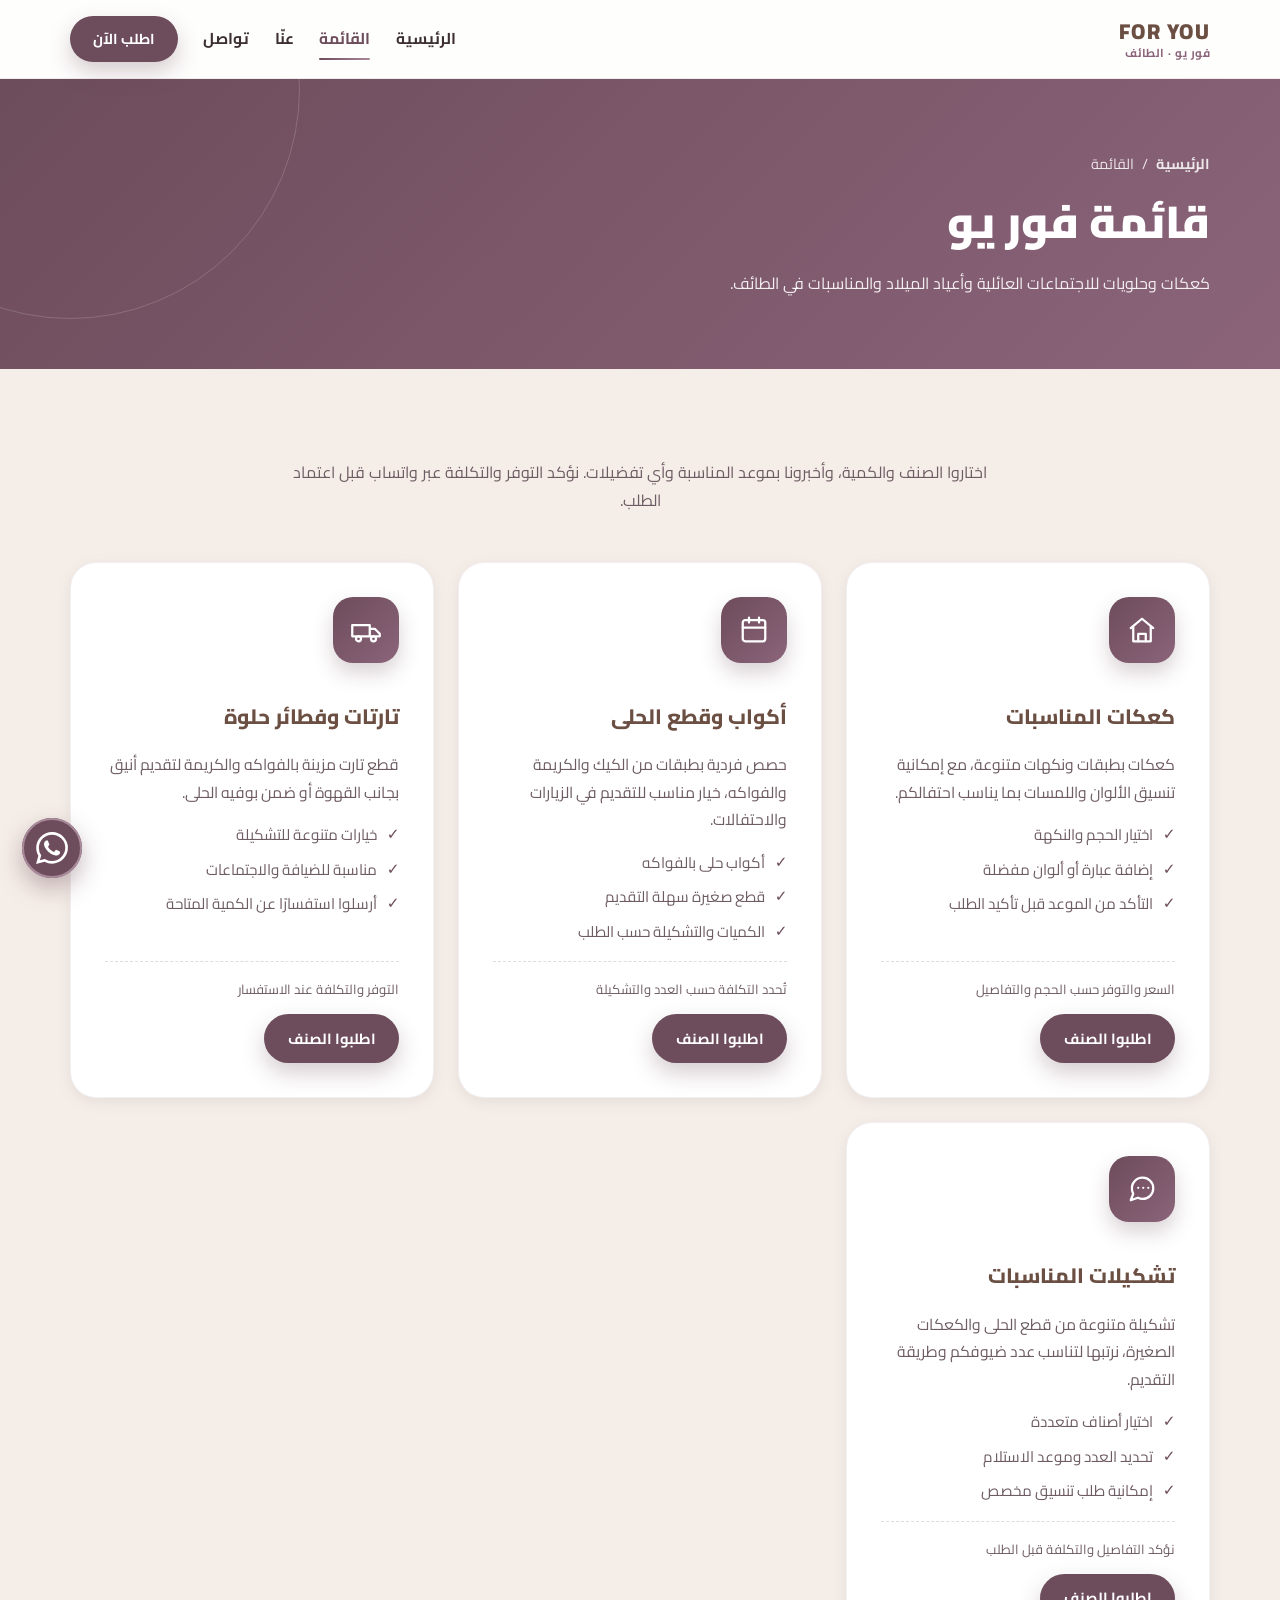
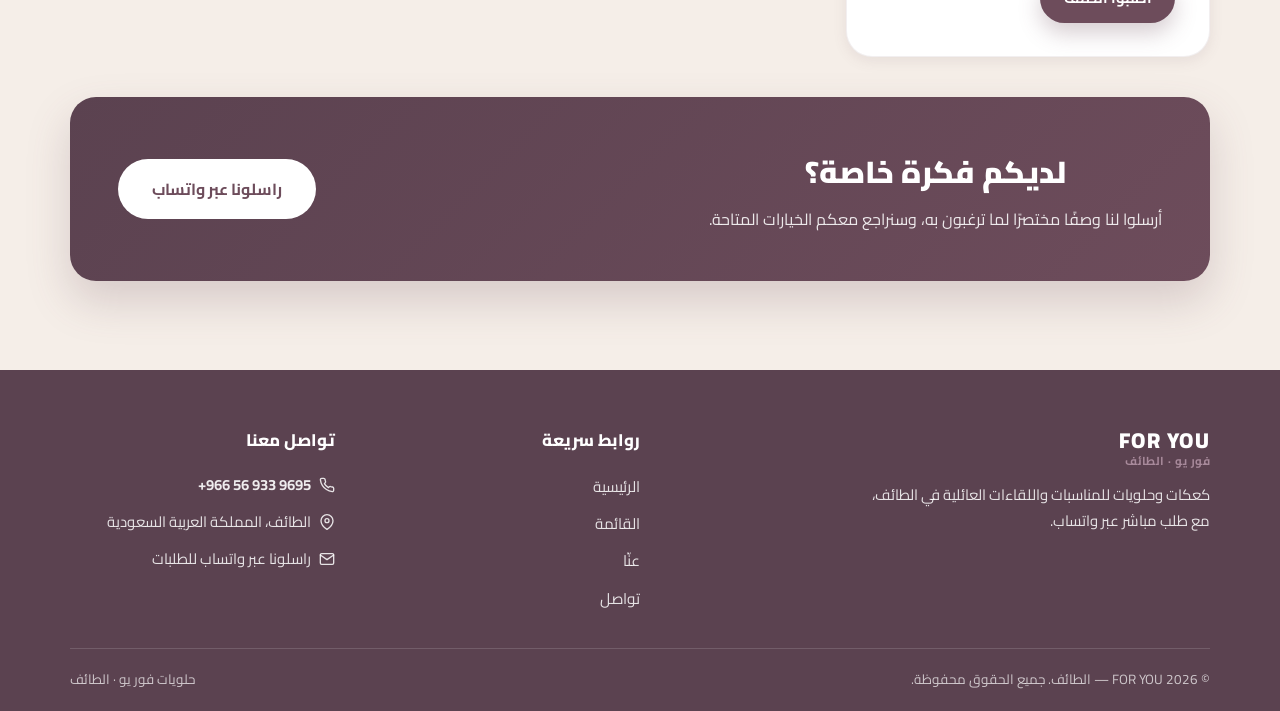
<file: services.html>
<!DOCTYPE html>
<html lang="ar" dir="rtl">
<head>
  <meta charset="UTF-8">
  <meta name="viewport" content="width=device-width, initial-scale=1.0">
  <title>القائمة | فور يو للحلويات في الطائف</title>
  <meta name="description" content="تعرّفوا على قائمة فور يو في الطائف: كعكات المناسبات، أكواب الحلى، التارتات، وتشكيلات الضيافة.">
  <link rel="preconnect" href="https://fonts.googleapis.com">
  <link rel="preconnect" href="https://fonts.gstatic.com" crossorigin>
  <link href="https://fonts.googleapis.com/css2?family=Cairo:wght@400;600;700;800;900&display=swap" rel="stylesheet">
  <link rel="stylesheet" href="style.css">
</head>
<body>

  <a class="skip-link" href="#main">تخطَّ إلى المحتوى</a>

  <!-- الترويسة -->
  <header class="site-header">
    <div class="container nav">
      <a class="logo" href="index.html" aria-label="FOR YOU — الرئيسية">
        <span class="logo-latin">FOR&nbsp;YOU</span>
        <span class="logo-tag">فور يو · الطائف</span>
      </a>

      <button class="menu-toggle" id="menuToggle" aria-expanded="false" aria-controls="navLinks" aria-label="فتح القائمة">
        <span></span>
        <span></span>
        <span></span>
      </button>

      <nav aria-label="التنقل الرئيسي">
        <ul class="nav-links" id="navLinks">
          <li><a class="nav-link" href="index.html">الرئيسية</a></li>
          <li><a class="nav-link active" href="services.html" aria-current="page">القائمة</a></li>
          <li><a class="nav-link" href="about.html">عنّا</a></li>
          <li><a class="nav-link" href="contact.html">تواصل</a></li>
          <li><a class="btn btn-sm nav-cta" href="https://wa.me/966569339695?text=%D9%85%D8%B1%D8%AD%D8%A8%D8%A7%D9%8B%D8%8C%20%D8%A3%D8%B1%D8%BA%D8%A8%20%D9%81%D9%8A%20%D8%B7%D9%84%D8%A8%20%D8%AD%D9%84%D9%88%D9%8A%D8%A7%D8%AA%20FOR%20YOU" target="_blank" rel="noopener">اطلب الآن</a></li>
        </ul>
      </nav>
    </div>
  </header>

  <!-- ترويسة الصفحة -->
  <section class="page-hero">
    <div class="container">
      <nav class="breadcrumb" aria-label="مسار التنقل">
        <a href="index.html">الرئيسية</a>
        <span aria-hidden="true">/</span>
        <span>القائمة</span>
      </nav>
      <h1>قائمة فور يو</h1>
      <p>كعكات وحلويات للاجتماعات العائلية وأعياد الميلاد والمناسبات في الطائف.</p>
    </div>
  </section>

  <main id="main">

    <section class="section">
      <div class="container">
        <p class="services-intro reveal">اختاروا الصنف والكمية، وأخبرونا بموعد المناسبة وأي تفضيلات. نؤكد التوفر والتكلفة عبر واتساب قبل اعتماد الطلب.</p>

        <div class="services-grid">

          <article class="service-card reveal">
            <div class="feature-icon" aria-hidden="true">
              <svg width="30" height="30" viewBox="0 0 24 24" fill="none" stroke="currentColor" stroke-width="1.8" stroke-linecap="round" stroke-linejoin="round"><path d="M3 10.5L12 3l9 7.5"/><path d="M5 9.5V21h14V9.5"/><path d="M9 21v-6h6v6"/></svg>
            </div>
            <h3>كعكات المناسبات</h3>
            <p>كعكات بطبقات ونكهات متنوعة، مع إمكانية تنسيق الألوان واللمسات بما يناسب احتفالكم.</p>
            <ul class="service-list">
              <li>اختيار الحجم والنكهة</li>
              <li>إضافة عبارة أو ألوان مفضلة</li>
              <li>التأكد من الموعد قبل تأكيد الطلب</li>
            </ul>
            <div class="service-foot">
              <span class="service-note">السعر والتوفر حسب الحجم والتفاصيل</span>
              <a class="btn btn-sm" href="https://wa.me/966569339695?text=%D9%85%D8%B1%D8%AD%D8%A8%D8%A7%D9%8B%D8%8C%20%D8%A3%D8%B1%D8%BA%D8%A8%20%D9%81%D9%8A%20%D8%B7%D9%84%D8%A8%20%D8%AD%D9%84%D9%88%D9%8A%D8%A7%D8%AA%20FOR%20YOU" target="_blank" rel="noopener">اطلبوا الصنف</a>
            </div>
          </article>

          <article class="service-card reveal" style="transition-delay:.08s">
            <div class="feature-icon" aria-hidden="true">
              <svg width="30" height="30" viewBox="0 0 24 24" fill="none" stroke="currentColor" stroke-width="1.8" stroke-linecap="round" stroke-linejoin="round"><rect x="3" y="4" width="18" height="17" rx="2"/><path d="M8 2v4M16 2v4M3 10h18"/></svg>
            </div>
            <h3>أكواب وقطع الحلى</h3>
            <p>حصص فردية بطبقات من الكيك والكريمة والفواكه، خيار مناسب للتقديم في الزيارات والاحتفالات.</p>
            <ul class="service-list">
              <li>أكواب حلى بالفواكه</li>
              <li>قطع صغيرة سهلة التقديم</li>
              <li>الكميات والتشكيلة حسب الطلب</li>
            </ul>
            <div class="service-foot">
              <span class="service-note">تُحدد التكلفة حسب العدد والتشكيلة</span>
              <a class="btn btn-sm" href="https://wa.me/966569339695?text=%D9%85%D8%B1%D8%AD%D8%A8%D8%A7%D9%8B%D8%8C%20%D8%A3%D8%B1%D8%BA%D8%A8%20%D9%81%D9%8A%20%D8%B7%D9%84%D8%A8%20%D8%AD%D9%84%D9%88%D9%8A%D8%A7%D8%AA%20FOR%20YOU" target="_blank" rel="noopener">اطلبوا الصنف</a>
            </div>
          </article>

          <article class="service-card reveal" style="transition-delay:.16s">
            <div class="feature-icon" aria-hidden="true">
              <svg width="30" height="30" viewBox="0 0 24 24" fill="none" stroke="currentColor" stroke-width="1.8" stroke-linecap="round" stroke-linejoin="round"><path d="M1 8h14v9H1zM15 11h4l4 4v2h-8z"/><circle cx="6" cy="19" r="2"/><circle cx="18" cy="19" r="2"/></svg>
            </div>
            <h3>تارتات وفطائر حلوة</h3>
            <p>قطع تارت مزينة بالفواكه والكريمة لتقديم أنيق بجانب القهوة أو ضمن بوفيه الحلى.</p>
            <ul class="service-list">
              <li>خيارات متنوعة للتشكيلة</li>
              <li>مناسبة للضيافة والاجتماعات</li>
              <li>أرسلوا استفسارًا عن الكمية المتاحة</li>
            </ul>
            <div class="service-foot">
              <span class="service-note">التوفر والتكلفة عند الاستفسار</span>
              <a class="btn btn-sm" href="https://wa.me/966569339695?text=%D9%85%D8%B1%D8%AD%D8%A8%D8%A7%D9%8B%D8%8C%20%D8%A3%D8%B1%D8%BA%D8%A8%20%D9%81%D9%8A%20%D8%B7%D9%84%D8%A8%20%D8%AD%D9%84%D9%88%D9%8A%D8%A7%D8%AA%20FOR%20YOU" target="_blank" rel="noopener">اطلبوا الصنف</a>
            </div>
          </article>

          <article class="service-card reveal" style="transition-delay:.24s">
            <div class="feature-icon" aria-hidden="true">
              <svg width="30" height="30" viewBox="0 0 24 24" fill="none" stroke="currentColor" stroke-width="1.8" stroke-linecap="round" stroke-linejoin="round"><path d="M21 11.5a8.4 8.4 0 0 1-8.5 8.4 8.6 8.6 0 0 1-3.8-.9L3 21l2-5.2a8.3 8.3 0 0 1-1-3.3A8.4 8.4 0 0 1 12.5 3a8.4 8.4 0 0 1 8.5 8.5z"/><path d="M9 11h.01M13 11h.01M17 11h.01"/></svg>
            </div>
            <h3>تشكيلات المناسبات</h3>
            <p>تشكيلة متنوعة من قطع الحلى والكعكات الصغيرة، نرتبها لتناسب عدد ضيوفكم وطريقة التقديم.</p>
            <ul class="service-list">
              <li>اختيار أصناف متعددة</li>
              <li>تحديد العدد وموعد الاستلام</li>
              <li>إمكانية طلب تنسيق مخصص</li>
            </ul>
            <div class="service-foot">
              <span class="service-note">نؤكد التفاصيل والتكلفة قبل الطلب</span>
              <a class="btn btn-sm" href="https://wa.me/966569339695?text=%D9%85%D8%B1%D8%AD%D8%A8%D8%A7%D9%8B%D8%8C%20%D8%A3%D8%B1%D8%BA%D8%A8%20%D9%81%D9%8A%20%D8%B7%D9%84%D8%A8%20%D8%AD%D9%84%D9%88%D9%8A%D8%A7%D8%AA%20FOR%20YOU" target="_blank" rel="noopener">اطلبوا الصنف</a>
            </div>
          </article>

        </div>

        <div class="services-extra reveal">
          <div class="cta-band">
            <div>
              <h2>لديكم فكرة خاصة؟</h2>
              <p>أرسلوا لنا وصفًا مختصرًا لما ترغبون به، وسنراجع معكم الخيارات المتاحة.</p>
            </div>
            <a class="btn btn-light" href="https://wa.me/966569339695?text=%D9%85%D8%B1%D8%AD%D8%A8%D8%A7%D9%8B%D8%8C%20%D8%A3%D8%B1%D8%BA%D8%A8%20%D9%81%D9%8A%20%D8%B7%D9%84%D8%A8%20%D8%AD%D9%84%D9%88%D9%8A%D8%A7%D8%AA%20FOR%20YOU" target="_blank" rel="noopener">راسلونا عبر واتساب</a>
          </div>
        </div>

      </div>
    </section>

  </main>

  <!-- التذييل -->
  <footer class="site-footer">
    <div class="container">
      <div class="footer-grid">
        <div class="footer-brand">
          <a class="logo" href="index.html" aria-label="FOR YOU — الرئيسية">
            <span class="logo-latin">FOR&nbsp;YOU</span>
            <span class="logo-tag">فور يو · الطائف</span>
          </a>
          <p>كعكات وحلويات للمناسبات واللقاءات العائلية في الطائف، مع طلب مباشر عبر واتساب.</p>
        </div>

        <nav aria-label="روابط التذييل">
          <h3>روابط سريعة</h3>
          <ul class="footer-links">
            <li><a href="index.html">الرئيسية</a></li>
            <li><a href="services.html">القائمة</a></li>
            <li><a href="about.html">عنّا</a></li>
            <li><a href="contact.html">تواصل</a></li>
          </ul>
        </nav>

        <div>
          <h3>تواصل معنا</h3>
          <div class="footer-contact">
            <span>
              <svg width="16" height="16" viewBox="0 0 24 24" fill="none" stroke="currentColor" stroke-width="2" stroke-linecap="round" stroke-linejoin="round" aria-hidden="true"><path d="M22 16.9v3a2 2 0 0 1-2.2 2 19.8 19.8 0 0 1-8.6-3.1 19.5 19.5 0 0 1-6-6A19.8 19.8 0 0 1 2.1 4.2 2 2 0 0 1 4.1 2h3a2 2 0 0 1 2 1.7c.1 1 .4 2 .7 2.9a2 2 0 0 1-.5 2.1L8.1 10a16 16 0 0 0 6 6l1.3-1.3a2 2 0 0 1 2.1-.4c.9.3 1.9.5 2.9.7a2 2 0 0 1 1.6 1.9z"/></svg>
              <a href="tel:+966569339695" dir="ltr">+966 56 933 9695</a>
            </span>
            <span>
              <svg width="16" height="16" viewBox="0 0 24 24" fill="none" stroke="currentColor" stroke-width="2" stroke-linecap="round" stroke-linejoin="round" aria-hidden="true"><path d="M21 10c0 7-9 13-9 13s-9-6-9-13a9 9 0 0 1 18 0z"/><circle cx="12" cy="10" r="3"/></svg>
              الطائف، المملكة العربية السعودية
            </span>
            <span>
              <svg width="16" height="16" viewBox="0 0 24 24" fill="none" stroke="currentColor" stroke-width="2" stroke-linecap="round" stroke-linejoin="round" aria-hidden="true"><rect x="2" y="4" width="20" height="16" rx="2"/><path d="M22 6l-10 7L2 6"/></svg>
              راسلونا عبر واتساب للطلبات
            </span>
          </div>
        </div>
      </div>

      <div class="footer-bottom">
        <span>© <span id="year">2026</span> FOR YOU — الطائف. جميع الحقوق محفوظة.</span>
        <span>حلويات فور يو · الطائف</span>
      </div>
    </div>
  </footer>

  <!-- زر واتساب الثابت -->
  <a class="whatsapp-float" href="https://wa.me/966569339695?text=%D9%85%D8%B1%D8%AD%D8%A8%D8%A7%D9%8B%D8%8C%20%D8%A3%D8%B1%D8%BA%D8%A8%20%D9%81%D9%8A%20%D8%B7%D9%84%D8%A8%20%D8%AD%D9%84%D9%88%D9%8A%D8%A7%D8%AA%20FOR%20YOU"
     target="_blank" rel="noopener" aria-label="تواصل معنا عبر واتساب">
    <svg viewBox="0 0 24 24" aria-hidden="true"><path d="M17.472 14.382c-.297-.149-1.758-.867-2.03-.967-.273-.099-.471-.148-.67.15-.197.297-.767.966-.94 1.164-.173.199-.347.223-.644.075-.297-.15-1.255-.463-2.39-1.475-.883-.788-1.48-1.761-1.653-2.059-.173-.297-.018-.458.13-.606.134-.133.298-.347.446-.52.149-.174.198-.298.298-.497.099-.198.05-.371-.025-.52-.075-.149-.669-1.612-.916-2.207-.242-.579-.487-.5-.669-.51-.173-.008-.371-.01-.57-.01-.198 0-.52.074-.792.372-.272.297-1.04 1.016-1.04 2.479 0 1.462 1.065 2.875 1.213 3.074.149.198 2.096 3.2 5.077 4.487.709.306 1.262.489 1.694.625.712.227 1.36.195 1.871.118.571-.085 1.758-.719 2.006-1.413.248-.694.248-1.289.173-1.413-.074-.124-.272-.198-.57-.347m-5.421 7.403h-.004a9.87 9.87 0 0 1-5.031-1.378l-.361-.214-3.741.982.998-3.648-.235-.374a9.86 9.86 0 0 1-1.51-5.26c.001-5.45 4.436-9.884 9.888-9.884 2.64 0 5.122 1.03 6.988 2.898a9.825 9.825 0 0 1 2.893 6.994c-.003 5.45-4.437 9.884-9.885 9.884m8.413-18.297A11.815 11.815 0 0 0 12.05 0C5.495 0 .16 5.335.157 11.892c0 2.096.547 4.142 1.588 5.945L.057 24l6.305-1.654a11.882 11.882 0 0 0 5.683 1.448h.005c6.554 0 11.89-5.335 11.893-11.893a11.821 11.821 0 0 0-3.48-8.413z"/></svg>
  </a>

  <script>
    var toggle = document.getElementById('menuToggle');
    var navLinks = document.getElementById('navLinks');
    toggle.addEventListener('click', function () {
      var open = navLinks.classList.toggle('open');
      toggle.classList.toggle('active', open);
      toggle.setAttribute('aria-expanded', String(open));
    });
    navLinks.querySelectorAll('a').forEach(function (link) {
      link.addEventListener('click', function () {
        navLinks.classList.remove('open');
        toggle.classList.remove('active');
        toggle.setAttribute('aria-expanded', 'false');
      });
    });

    var revealEls = document.querySelectorAll('.reveal');
    if ('IntersectionObserver' in window) {
      var io = new IntersectionObserver(function (entries) {
        entries.forEach(function (entry) {
          if (entry.isIntersecting) {
            entry.target.classList.add('visible');
            io.unobserve(entry.target);
          }
        });
      }, { threshold: 0.12 });
      revealEls.forEach(function (el) { io.observe(el); });
    } else {
      revealEls.forEach(function (el) { el.classList.add('visible'); });
    }

    document.getElementById('year').textContent = new Date().getFullYear();
  </script>

</body>
</html>
</file>
<file: style.css>
/* ============================================================
   FOR YOU — الطائف | ملف الأنماط المشترك
   الألوان: موف بني #6D4C5B · موف هادئ #8B647A · موف فاتح #A88A9B
   بني دافئ #6B4F43 · كريمي #F5EEE8 · أبيض #FFFFFF · نصوص #3D3035
   ============================================================ */

/* ---------- المتغيرات ---------- */
:root {
  --primary: #6D4C5B;
  --primary-dark: #5B4250;
  --primary-calm: #8B647A;
  --primary-light: #A88A9B;
  --brown: #6B4F43;
  --cream: #F5EEE8;
  --white: #FFFFFF;
  --text: #3D3035;
  --text-soft: #6E5C64;
  --gold: #C0955C;
  --shadow-sm: 0 4px 14px rgba(109, 76, 91, .10);
  --shadow-md: 0 12px 30px rgba(109, 76, 91, .16);
  --shadow-lg: 0 20px 44px rgba(109, 76, 91, .22);
  --radius: 18px;
  --radius-lg: 26px;
  --nav-h: 78px;
  --ease: cubic-bezier(.22, .61, .36, 1);
}

/* ---------- إعادة ضبط ---------- */
*,
*::before,
*::after {
  box-sizing: border-box;
  margin: 0;
  padding: 0;
}

html {
  scroll-behavior: smooth;
}

body {
  font-family: 'Cairo', system-ui, sans-serif;
  background: var(--cream);
  color: var(--text);
  line-height: 1.75;
  overflow-x: hidden;
  -webkit-font-smoothing: antialiased;
}

img {
  max-inline-size: 100%;
  block-size: auto;
  display: block;
}

ul {
  list-style: none;
}

::selection {
  background: var(--primary);
  color: var(--white);
}

:focus-visible {
  outline: 3px solid var(--primary-light);
  outline-offset: 3px;
  border-radius: 6px;
}

/* تخطَّ إلى المحتوى */
.skip-link {
  position: absolute;
  inset-block-start: -70px;
  inset-inline-start: 1rem;
  background: var(--primary);
  color: var(--white);
  padding: .6rem 1.1rem;
  border-radius: 10px;
  z-index: 300;
  text-decoration: none;
  font-weight: 700;
  transition: inset-block-start .25s var(--ease);
}

.skip-link:focus {
  inset-block-start: .8rem;
}

.container {
  inline-size: min(1140px, 100% - 2.5rem);
  margin-inline: auto;
}

/* ---------- الأزرار ---------- */
.btn {
  display: inline-flex;
  align-items: center;
  justify-content: center;
  gap: .55rem;
  inline-size: max-content;
  background: var(--primary);
  color: var(--white);
  text-decoration: none;
  font-weight: 700;
  font-size: 1rem;
  padding: .9rem 2rem;
  border-radius: 999px;
  border: 2px solid transparent;
  box-shadow: 0 10px 22px rgba(109, 76, 91, .28);
  cursor: pointer;
  transition: transform .28s var(--ease), box-shadow .28s var(--ease),
    background-color .28s var(--ease), color .28s var(--ease);
}

.btn:hover {
  background: var(--primary-dark);
  transform: translateY(-3px);
  box-shadow: 0 16px 30px rgba(109, 76, 91, .34);
}

.btn:active {
  transform: translateY(-1px);
}

.btn-outline {
  background: transparent;
  color: var(--primary);
  border-color: var(--primary);
  box-shadow: none;
}

.btn-outline:hover {
  background: var(--primary);
  color: var(--white);
}

.btn-light {
  background: var(--white);
  color: var(--primary);
  box-shadow: none;
}

.btn-light:hover {
  background: var(--cream);
  color: var(--primary-dark);
}

.btn-sm {
  padding: .6rem 1.35rem;
  font-size: .92rem;
}

/* ---------- الترويسة وقائمة التنقل ---------- */
.site-header {
  position: sticky;
  inset-block-start: 0;
  z-index: 100;
  background: rgba(255, 255, 255, .9);
  backdrop-filter: blur(12px);
  -webkit-backdrop-filter: blur(12px);
  border-block-end: 1px solid rgba(109, 76, 91, .1);
}

.nav {
  display: flex;
  align-items: center;
  justify-content: space-between;
  gap: 1rem;
  min-block-size: var(--nav-h);
  position: relative;
}

.logo {
  display: flex;
  flex-direction: column;
  line-height: 1.3;
  text-decoration: none;
}

.logo-latin {
  font-weight: 900;
  font-size: 1.35rem;
  letter-spacing: .06em;
  color: var(--brown);
}

.logo-tag {
  font-size: .72rem;
  font-weight: 700;
  color: var(--primary-calm);
  letter-spacing: .04em;
}

.nav-links {
  display: flex;
  align-items: center;
  gap: 1.6rem;
}

.nav-links a.nav-link {
  position: relative;
  text-decoration: none;
  font-weight: 700;
  font-size: .98rem;
  color: var(--text);
  padding-block: .4rem;
  transition: color .25s var(--ease);
}

.nav-links a.nav-link::after {
  content: "";
  position: absolute;
  inset-block-end: 0;
  inset-inline-start: 0;
  inline-size: 0;
  block-size: 2.5px;
  border-radius: 3px;
  background: linear-gradient(90deg, var(--primary), var(--primary-light));
  transition: inline-size .3s var(--ease);
}

.nav-links a.nav-link:hover,
.nav-links a.nav-link.active {
  color: var(--primary);
}

.nav-links a.nav-link:hover::after,
.nav-links a.nav-link.active::after {
  inline-size: 100%;
}

.nav-cta {
  padding: .55rem 1.3rem;
  font-size: .9rem;
}

.menu-toggle {
  display: none;
  flex-direction: column;
  justify-content: center;
  gap: 5px;
  inline-size: 44px;
  block-size: 44px;
  background: var(--white);
  border: 1.5px solid rgba(109, 76, 91, .2);
  border-radius: 12px;
  cursor: pointer;
  padding: .7rem;
  transition: border-color .25s var(--ease);
}

.menu-toggle:hover {
  border-color: var(--primary);
}

.menu-toggle span {
  block-size: 2.5px;
  inline-size: 100%;
  border-radius: 3px;
  background: var(--primary);
  transition: transform .3s var(--ease), opacity .3s var(--ease);
}

.menu-toggle.active span:nth-child(1) {
  transform: translateY(7.5px) rotate(45deg);
}

.menu-toggle.active span:nth-child(2) {
  opacity: 0;
}

.menu-toggle.active span:nth-child(3) {
  transform: translateY(-7.5px) rotate(-45deg);
}

/* ---------- الصفحة الرئيسية: قسم الترحيب ---------- */
.hero {
  position: relative;
  overflow: hidden;
  padding-block: clamp(3rem, 7vw, 5.5rem);
}

.hero::before,
.hero::after {
  content: "";
  position: absolute;
  border-radius: 50%;
  background: radial-gradient(circle at center, rgba(168, 138, 155, .28), rgba(168, 138, 155, 0) 70%);
  pointer-events: none;
}

.hero::before {
  inline-size: 520px;
  block-size: 520px;
  inset-block-start: -180px;
  inset-inline-end: -140px;
}

.hero::after {
  inline-size: 380px;
  block-size: 380px;
  inset-block-end: -160px;
  inset-inline-start: -120px;
}

.hero-grid {
  display: grid;
  grid-template-columns: 1.05fr .95fr;
  gap: clamp(2rem, 5vw, 4rem);
  align-items: center;
  position: relative;
  z-index: 1;
}

.hero-eyebrow {
  display: inline-flex;
  align-items: center;
  gap: .5rem;
  background: rgba(255, 255, 255, .7);
  border: 1px solid rgba(109, 76, 91, .15);
  color: var(--primary);
  font-weight: 700;
  font-size: .88rem;
  padding: .45rem 1rem;
  border-radius: 999px;
  margin-block-end: 1.3rem;
}

.hero-eyebrow::before {
  content: "";
  inline-size: 8px;
  block-size: 8px;
  border-radius: 50%;
  background: var(--primary);
  flex: none;
}

h1 {
  font-size: clamp(2rem, 4.6vw, 3.3rem);
  font-weight: 900;
  line-height: 1.35;
  color: var(--brown);
  margin-block-end: 1rem;
}

h1 .brand {
  color: var(--primary);
}

.hero-lead {
  font-size: clamp(1.05rem, 1.6vw, 1.25rem);
  color: var(--text-soft);
  max-inline-size: 34rem;
  margin-block-end: 2rem;
}

.hero-actions {
  display: flex;
  flex-wrap: wrap;
  gap: 1rem;
}

.hero-media {
  position: relative;
}

.hero-media::before {
  content: "";
  position: absolute;
  inset-block-start: 1.2rem;
  inset-inline-start: -1.2rem;
  inline-size: 100%;
  block-size: 100%;
  border: 2px solid rgba(168, 138, 155, .55);
  border-radius: var(--radius-lg);
  z-index: -1;
}

.img-frame {
  position: relative;
  border-radius: var(--radius-lg);
  overflow: hidden;
  box-shadow: var(--shadow-lg);
  aspect-ratio: 1 / 1.06;
  background: linear-gradient(135deg, var(--primary-light), var(--primary-calm));
}

.img-frame img {
  inline-size: 100%;
  block-size: 100%;
  object-fit: cover;
}

.hero-badge {
  position: absolute;
  inset-block-end: -1.2rem;
  inset-inline-start: -1.2rem;
  background: var(--white);
  border-radius: 18px;
  box-shadow: var(--shadow-md);
  padding: .9rem 1.3rem;
  display: flex;
  align-items: center;
  gap: .8rem;
}

.badge-icon {
  inline-size: 42px;
  block-size: 42px;
  border-radius: 12px;
  background: linear-gradient(135deg, var(--primary), var(--primary-calm));
  color: var(--white);
  display: grid;
  place-items: center;
  flex: none;
}

.hero-badge strong {
  display: block;
  color: var(--brown);
  font-size: 1rem;
  line-height: 1.5;
}

.hero-badge small {
  color: var(--text-soft);
  font-size: .78rem;
}

/* ---------- الأقسام العامة ---------- */
.section {
  padding-block: clamp(3.5rem, 7vw, 6rem);
}

.section--white {
  background: var(--white);
}

.section-head {
  text-align: center;
  max-inline-size: 40rem;
  margin-inline: auto;
  margin-block-end: clamp(2rem, 4vw, 3rem);
}

.section-title {
  font-size: clamp(1.65rem, 3vw, 2.3rem);
  font-weight: 900;
  color: var(--brown);
  margin-block-end: .6rem;
}

.section-sub {
  color: var(--text-soft);
  font-size: 1.05rem;
}

/* ---------- المميزات الثلاث ---------- */
.features-grid {
  display: grid;
  grid-template-columns: repeat(auto-fit, minmax(270px, 1fr));
  gap: 1.6rem;
}

.feature-card {
  background: var(--white);
  border: 1px solid rgba(109, 76, 91, .09);
  border-radius: var(--radius-lg);
  padding: 2.1rem;
  box-shadow: var(--shadow-sm);
  transition: transform .35s var(--ease), box-shadow .35s var(--ease), border-color .35s var(--ease);
}

.feature-card:hover {
  transform: translateY(-8px);
  box-shadow: var(--shadow-md);
  border-color: rgba(109, 76, 91, .2);
}

.feature-icon {
  inline-size: 66px;
  block-size: 66px;
  border-radius: 20px;
  background: linear-gradient(135deg, var(--primary), var(--primary-calm));
  color: var(--white);
  display: grid;
  place-items: center;
  margin-block-end: 1.25rem;
  box-shadow: 0 10px 20px rgba(109, 76, 91, .25);
  transition: transform .35s var(--ease);
}

.feature-card:hover .feature-icon {
  transform: translateY(-4px) rotate(-4deg);
}

.feature-card h3 {
  font-size: 1.28rem;
  font-weight: 800;
  color: var(--brown);
  margin-block-end: .55rem;
}

.feature-card p {
  color: var(--text-soft);
  font-size: .99rem;
}

/* ---------- معرض الصور ---------- */
.gallery-grid {
  display: grid;
  grid-template-columns: repeat(auto-fit, minmax(230px, 1fr));
  gap: 1.2rem;
}

.gallery-item {
  position: relative;
  border-radius: var(--radius);
  overflow: hidden;
  aspect-ratio: 4 / 3;
  background: linear-gradient(135deg, var(--primary-light), var(--brown));
  box-shadow: var(--shadow-sm);
}

.gallery-item img {
  inline-size: 100%;
  block-size: 100%;
  object-fit: cover;
  transition: transform .6s var(--ease);
}

.gallery-item:hover img {
  transform: scale(1.07);
}

.gallery-item figcaption {
  position: absolute;
  inset-inline: 0;
  inset-block-end: 0;
  padding: 2.4rem 1.1rem .95rem;
  background: linear-gradient(to top, rgba(61, 48, 53, .78), rgba(61, 48, 53, 0));
  color: var(--white);
  font-weight: 700;
  font-size: .98rem;
}

/* ---------- آراء العملاء (تجريبية) ---------- */
.testimonials {
  background: linear-gradient(135deg, var(--primary), var(--primary-calm));
  color: var(--white);
  position: relative;
  overflow: hidden;
}

.testimonials::before,
.testimonials::after {
  content: "";
  position: absolute;
  border-radius: 50%;
  border: 1.5px solid rgba(255, 255, 255, .18);
  pointer-events: none;
}

.testimonials::before {
  inline-size: 420px;
  block-size: 420px;
  inset-block-start: -200px;
  inset-inline-start: -140px;
}

.testimonials::after {
  inline-size: 320px;
  block-size: 320px;
  inset-block-end: -180px;
  inset-inline-end: -100px;
}

.testimonials .section-title {
  color: var(--white);
}

.testimonials .section-sub {
  color: rgba(255, 255, 255, .88);
}

.testi-grid {
  display: grid;
  grid-template-columns: repeat(auto-fit, minmax(280px, 1fr));
  gap: 1.4rem;
  position: relative;
  z-index: 1;
}

.testi-card {
  background: var(--white);
  color: var(--text);
  border-radius: var(--radius-lg);
  padding: 2rem 1.7rem 1.6rem;
  position: relative;
  box-shadow: 0 18px 36px rgba(61, 48, 53, .18);
  transition: transform .35s var(--ease), box-shadow .35s var(--ease);
}

.testi-card:hover {
  transform: translateY(-8px);
  box-shadow: 0 26px 48px rgba(61, 48, 53, .24);
}

.testi-card::before {
  content: "\201C";
  position: absolute;
  inset-block-start: .2rem;
  inset-inline-start: 1.1rem;
  font-family: Georgia, serif;
  font-size: 4.5rem;
  line-height: 1;
  color: var(--primary-light);
  opacity: .55;
}

.testi-stars {
  display: flex;
  gap: .15rem;
  color: var(--gold);
  margin-block-end: .9rem;
  font-size: 1.05rem;
}

.testi-card p {
  color: var(--text);
  font-size: .98rem;
  margin-block-end: 1.2rem;
  position: relative;
  z-index: 1;
}

.testi-author {
  display: flex;
  align-items: center;
  gap: .8rem;
}

.testi-avatar {
  inline-size: 46px;
  block-size: 46px;
  border-radius: 50%;
  background: linear-gradient(135deg, var(--primary), var(--primary-light));
  color: var(--white);
  display: grid;
  place-items: center;
  font-weight: 800;
  flex: none;
}

.testi-author strong {
  display: block;
  color: var(--brown);
  font-size: .98rem;
}

.testi-author small {
  color: var(--text-soft);
}

.testi-note {
  margin-block-start: 1.8rem;
  text-align: center;
  color: rgba(255, 255, 255, .9);
  font-size: .85rem;
  background: rgba(255, 255, 255, .12);
  inline-size: max-content;
  margin-inline: auto;
  padding: .45rem 1.1rem;
  border-radius: 999px;
  position: relative;
  z-index: 1;
}

/* ---------- شريط الدعوة ---------- */
.cta-band {
  background: linear-gradient(135deg, var(--primary-dark), var(--primary));
  color: var(--white);
  border-radius: var(--radius-lg);
  padding: clamp(2rem, 4vw, 3rem);
  display: flex;
  flex-wrap: wrap;
  align-items: center;
  justify-content: space-between;
  gap: 1.5rem;
  box-shadow: var(--shadow-lg);
}

.cta-band h2 {
  color: var(--white);
  font-size: clamp(1.4rem, 2.6vw, 1.9rem);
  font-weight: 900;
  margin-block-end: .4rem;
}

.cta-band p {
  color: rgba(255, 255, 255, .88);
  max-inline-size: 32rem;
}

/* ---------- ترويسة الصفحات الداخلية ---------- */
.page-hero {
  background: linear-gradient(135deg, var(--primary), var(--primary-calm));
  color: var(--white);
  padding-block: clamp(3rem, 6vw, 4.5rem);
  position: relative;
  overflow: hidden;
}

.page-hero::before {
  content: "";
  position: absolute;
  inline-size: 460px;
  block-size: 460px;
  border-radius: 50%;
  border: 1.5px solid rgba(255, 255, 255, .16);
  inset-block-start: -220px;
  inset-inline-end: -160px;
}

.page-hero .container {
  position: relative;
  z-index: 1;
}

.breadcrumb {
  display: flex;
  flex-wrap: wrap;
  gap: .5rem;
  align-items: center;
  font-size: .9rem;
  color: rgba(255, 255, 255, .85);
  margin-block-end: 1rem;
}

.breadcrumb a {
  color: rgba(255, 255, 255, .85);
  text-decoration: none;
  font-weight: 700;
}

.breadcrumb a:hover {
  color: var(--white);
  text-decoration: underline;
}

.page-hero h1 {
  color: var(--white);
  font-size: clamp(1.9rem, 4vw, 2.8rem);
}

.page-hero p {
  color: rgba(255, 255, 255, .9);
  max-inline-size: 38rem;
  margin-block-start: .6rem;
}

/* ---------- صفحة الخدمات ---------- */
.services-intro {
  max-inline-size: 44rem;
  margin-inline: auto;
  text-align: center;
  color: var(--text-soft);
  margin-block-end: clamp(2rem, 4vw, 3rem);
}

.services-grid {
  display: grid;
  grid-template-columns: repeat(auto-fit, minmax(300px, 1fr));
  gap: 1.5rem;
}

.service-card {
  background: var(--white);
  border: 1px solid rgba(109, 76, 91, .09);
  border-radius: var(--radius-lg);
  padding: 2.1rem;
  box-shadow: var(--shadow-sm);
  display: flex;
  flex-direction: column;
  gap: 1rem;
  transition: transform .35s var(--ease), box-shadow .35s var(--ease), border-color .35s var(--ease);
}

.service-card:hover {
  transform: translateY(-8px);
  box-shadow: var(--shadow-md);
  border-color: rgba(109, 76, 91, .2);
}

.service-card h3 {
  color: var(--brown);
  font-size: 1.3rem;
  font-weight: 800;
}

.service-card > p {
  color: var(--text-soft);
  font-size: .98rem;
}

.service-list {
  display: flex;
  flex-direction: column;
  gap: .5rem;
}

.service-list li {
  display: flex;
  gap: .6rem;
  align-items: flex-start;
  font-size: .95rem;
  color: var(--text-soft);
}

.service-list li::before {
  content: "✓";
  color: var(--primary);
  font-weight: 900;
  line-height: 1.6;
  flex: none;
}

.service-foot {
  margin-block-start: auto;
  padding-block-start: 1rem;
  display: flex;
  flex-direction: column;
  gap: .8rem;
  border-block-start: 1px dashed rgba(109, 76, 91, .2);
}

.service-note {
  font-size: .82rem;
  color: var(--text-soft);
}

.services-extra {
  margin-block-start: 2.5rem;
  text-align: center;
}

/* ---------- صفحة عنّا ---------- */
.about-grid {
  display: grid;
  grid-template-columns: .95fr 1.05fr;
  gap: clamp(2rem, 5vw, 4rem);
  align-items: center;
}

.about-content h2 {
  font-size: clamp(1.6rem, 3vw, 2.2rem);
  font-weight: 900;
  color: var(--brown);
  margin-block-end: 1rem;
}

.about-content p {
  color: var(--text-soft);
  margin-block-end: 1rem;
}

.about-list {
  display: flex;
  flex-direction: column;
  gap: .6rem;
  margin-block-start: .5rem;
}

.about-list li {
  display: flex;
  gap: .6rem;
  align-items: flex-start;
  color: var(--text-soft);
}

.about-list li::before {
  content: "✓";
  color: var(--primary);
  font-weight: 900;
  line-height: 1.6;
  flex: none;
}

.quote-band {
  margin-block-start: clamp(2.5rem, 5vw, 4rem);
  text-align: center;
  background: var(--white);
  border: 1px solid rgba(109, 76, 91, .09);
  border-radius: var(--radius-lg);
  padding: clamp(1.8rem, 4vw, 2.8rem);
  box-shadow: var(--shadow-sm);
}

.quote-band blockquote {
  font-size: clamp(1.2rem, 2.4vw, 1.6rem);
  font-weight: 800;
  color: var(--primary);
  line-height: 1.6;
}

.quote-band cite {
  display: block;
  margin-block-start: .8rem;
  color: var(--text-soft);
  font-style: normal;
  font-size: .92rem;
}

.steps-grid {
  display: grid;
  grid-template-columns: repeat(auto-fit, minmax(240px, 1fr));
  gap: 1.4rem;
}

.step-card {
  text-align: center;
  background: var(--white);
  border-radius: var(--radius-lg);
  padding: 1.9rem 1.5rem;
  box-shadow: var(--shadow-sm);
  border: 1px solid rgba(109, 76, 91, .08);
  transition: transform .35s var(--ease), box-shadow .35s var(--ease);
}

.step-card:hover {
  transform: translateY(-6px);
  box-shadow: var(--shadow-md);
}

.step-num {
  inline-size: 54px;
  block-size: 54px;
  border-radius: 50%;
  background: linear-gradient(135deg, var(--primary), var(--primary-light));
  color: var(--white);
  font-weight: 900;
  font-size: 1.25rem;
  display: grid;
  place-items: center;
  margin-inline: auto;
  margin-block-end: 1rem;
}

.step-card h3 {
  color: var(--brown);
  font-size: 1.15rem;
  font-weight: 800;
  margin-block-end: .4rem;
}

.step-card p {
  color: var(--text-soft);
  font-size: .95rem;
}

/* ---------- صفحة تواصل ---------- */
.contact-grid {
  display: grid;
  grid-template-columns: 370px 1fr;
  gap: 1.8rem;
  align-items: start;
}

.contact-info {
  display: flex;
  flex-direction: column;
  gap: 1rem;
}

.info-card {
  background: var(--white);
  border-radius: var(--radius);
  padding: 1.3rem 1.4rem;
  display: flex;
  gap: 1rem;
  align-items: flex-start;
  box-shadow: var(--shadow-sm);
  border: 1px solid rgba(109, 76, 91, .08);
  transition: transform .3s var(--ease);
}

.info-card:hover {
  transform: translateY(-4px);
}

.info-icon {
  inline-size: 46px;
  block-size: 46px;
  flex: none;
  border-radius: 14px;
  background: rgba(168, 138, 155, .16);
  color: var(--primary);
  display: grid;
  place-items: center;
}

.info-card strong {
  display: block;
  color: var(--brown);
  font-size: 1rem;
  margin-block-end: .15rem;
}

.info-card p {
  font-size: .93rem;
  color: var(--text-soft);
}

.info-card a {
  color: var(--primary);
  font-weight: 700;
  text-decoration: none;
}

.info-card a:hover {
  text-decoration: underline;
}

.contact-form {
  background: var(--white);
  border-radius: var(--radius-lg);
  padding: clamp(1.6rem, 3vw, 2.4rem);
  box-shadow: var(--shadow-sm);
  border: 1px solid rgba(109, 76, 91, .08);
}

.contact-form h2 {
  font-size: 1.35rem;
  font-weight: 900;
  color: var(--brown);
  margin-block-end: .4rem;
}

.contact-form > p {
  color: var(--text-soft);
  font-size: .95rem;
  margin-block-end: 1.5rem;
}

.form-grid {
  display: grid;
  grid-template-columns: 1fr 1fr;
  gap: 1.1rem;
}

.field {
  display: flex;
  flex-direction: column;
  gap: .4rem;
}

.field.full {
  grid-column: 1 / -1;
}

.field label {
  font-weight: 700;
  font-size: .92rem;
  color: var(--brown);
}

.field input,
.field select,
.field textarea {
  font: inherit;
  color: var(--text);
  background: var(--cream);
  border: 1.5px solid rgba(109, 76, 91, .18);
  border-radius: 12px;
  padding: .75rem 1rem;
  inline-size: 100%;
  transition: border-color .25s var(--ease), box-shadow .25s var(--ease), background-color .25s var(--ease);
}

.field input:focus,
.field select:focus,
.field textarea:focus {
  outline: none;
  border-color: var(--primary);
  background: var(--white);
  box-shadow: 0 0 0 4px rgba(109, 76, 91, .12);
}

.field textarea {
  min-block-size: 140px;
  resize: vertical;
}

.form-note {
  margin-block-start: 1rem;
  font-size: .84rem;
  color: var(--text-soft);
  display: flex;
  gap: .5rem;
  align-items: center;
}

.form-success {
  display: none;
  margin-block-start: 1rem;
  background: rgba(109, 76, 91, .1);
  border: 1px solid rgba(109, 76, 91, .3);
  color: var(--primary-dark);
  border-radius: 12px;
  padding: .8rem 1rem;
  font-size: .92rem;
  font-weight: 700;
}

.form-success.show {
  display: block;
}

/* ---------- التذييل ---------- */
.site-footer {
  background: var(--primary-dark);
  color: rgba(255, 255, 255, .85);
  padding-block: clamp(2.5rem, 5vw, 3.5rem) 0;
}

.footer-grid {
  display: grid;
  grid-template-columns: 2fr 1fr 1fr;
  gap: 2.5rem;
}

.footer-brand .logo-latin,
.footer-brand .logo-tag {
  color: var(--white);
}

.footer-brand .logo-tag {
  color: var(--primary-light);
}

.footer-brand p {
  font-size: .93rem;
  margin-block-start: .8rem;
  max-inline-size: 22rem;
}

.site-footer h3 {
  color: var(--white);
  font-size: 1.05rem;
  font-weight: 800;
  margin-block-end: 1rem;
}

.footer-links {
  display: flex;
  flex-direction: column;
  gap: .55rem;
}

.footer-links a {
  color: rgba(255, 255, 255, .85);
  text-decoration: none;
  font-size: .95rem;
  transition: color .25s var(--ease), transform .25s var(--ease);
  display: inline-block;
}

.footer-links a:hover {
  color: var(--white);
  transform: translateX(-4px);
}

.footer-contact {
  display: flex;
  flex-direction: column;
  gap: .7rem;
  font-size: .93rem;
}

.footer-contact a {
  color: rgba(255, 255, 255, .9);
  font-weight: 700;
  text-decoration: none;
}

.footer-contact a:hover {
  text-decoration: underline;
}

.footer-contact span {
  display: flex;
  gap: .5rem;
  align-items: center;
}

.footer-bottom {
  margin-block-start: 2.2rem;
  padding-block: 1.2rem;
  border-block-start: 1px solid rgba(255, 255, 255, .14);
  display: flex;
  flex-wrap: wrap;
  justify-content: space-between;
  gap: .6rem;
  font-size: .84rem;
  color: rgba(255, 255, 255, .7);
}

/* ---------- زر واتساب الثابت ---------- */
.whatsapp-float {
  position: fixed;
  inset-block-end: 1.4rem;
  inset-inline-end: 1.4rem;
  z-index: 200;
  inline-size: 60px;
  block-size: 60px;
  border-radius: 50%;
  background: var(--primary);
  display: grid;
  place-items: center;
  box-shadow: 0 10px 24px rgba(109, 76, 91, .4);
  transition: transform .28s var(--ease), background-color .28s var(--ease), box-shadow .28s var(--ease);
}

.whatsapp-float:hover {
  background: var(--primary-dark);
  transform: translateY(-3px) scale(1.05);
  box-shadow: 0 16px 32px rgba(109, 76, 91, .48);
}

.whatsapp-float svg {
  inline-size: 32px;
  block-size: 32px;
  fill: var(--white);
}

.whatsapp-float::after {
  content: "";
  position: absolute;
  inset: 0;
  border-radius: 50%;
  border: 2px solid var(--primary-light);
  animation: wa-pulse 2.4s var(--ease) infinite;
  pointer-events: none;
}

@keyframes wa-pulse {
  0% {
    transform: scale(1);
    opacity: .7;
  }
  70% {
    transform: scale(1.35);
    opacity: 0;
  }
  100% {
    transform: scale(1.35);
    opacity: 0;
  }
}

/* ---------- تأثيرات الظهور عند التمرير ---------- */
.reveal {
  opacity: 0;
  transform: translateY(24px);
  transition: opacity .7s var(--ease), transform .7s var(--ease);
}

.reveal.visible {
  opacity: 1;
  transform: none;
}

/* ---------- التجاوب ---------- */
@media (max-width: 900px) {
  .hero-grid,
  .about-grid {
    grid-template-columns: 1fr;
  }

  .hero-media {
    max-inline-size: 520px;
    margin-inline: auto;
    inline-size: 100%;
  }

  .contact-grid {
    grid-template-columns: 1fr;
  }

  .footer-grid {
    grid-template-columns: 1fr;
    gap: 2rem;
  }
}

@media (max-width: 880px) {
  .menu-toggle {
    display: flex;
  }

  .nav-links {
    position: absolute;
    inset-block-start: calc(100% + 1px);
    inset-inline: 0;
    flex-direction: column;
    align-items: stretch;
    gap: 0;
    background: var(--white);
    border-block-end: 1px solid rgba(109, 76, 91, .12);
    box-shadow: var(--shadow-md);
    padding: 0 1.25rem;
    max-block-size: 0;
    overflow: hidden;
    transition: max-block-size .35s var(--ease), padding .35s var(--ease);
  }

  .nav-links.open {
    max-block-size: 340px;
    padding: 1rem 1.25rem 1.2rem;
    gap: .2rem;
  }

  .nav-links a.nav-link {
    display: block;
    padding-block: .75rem;
    border-block-end: 1px solid rgba(109, 76, 91, .07);
    font-size: 1.02rem;
  }

  .nav-links a.nav-link::after {
    display: none;
  }

  .nav-links .nav-cta {
    margin-block-start: .8rem;
    text-align: center;
    inline-size: 100%;
  }
}

@media (max-width: 560px) {
  .hero-badge {
    inset-inline-start: 0;
    inset-block-end: -1rem;
    padding: .7rem 1rem;
  }

  .form-grid {
    grid-template-columns: 1fr;
  }

  .cta-band {
    text-align: center;
    justify-content: center;
  }

  .footer-bottom {
    justify-content: center;
    text-align: center;
  }
}

/* ---------- تقليل الحركة ---------- */
@media (prefers-reduced-motion: reduce) {
  html {
    scroll-behavior: auto;
  }

  *,
  *::before,
  *::after {
    animation: none !important;
    transition: none !important;
  }

  .reveal {
    opacity: 1;
    transform: none;
  }
}
</file>
